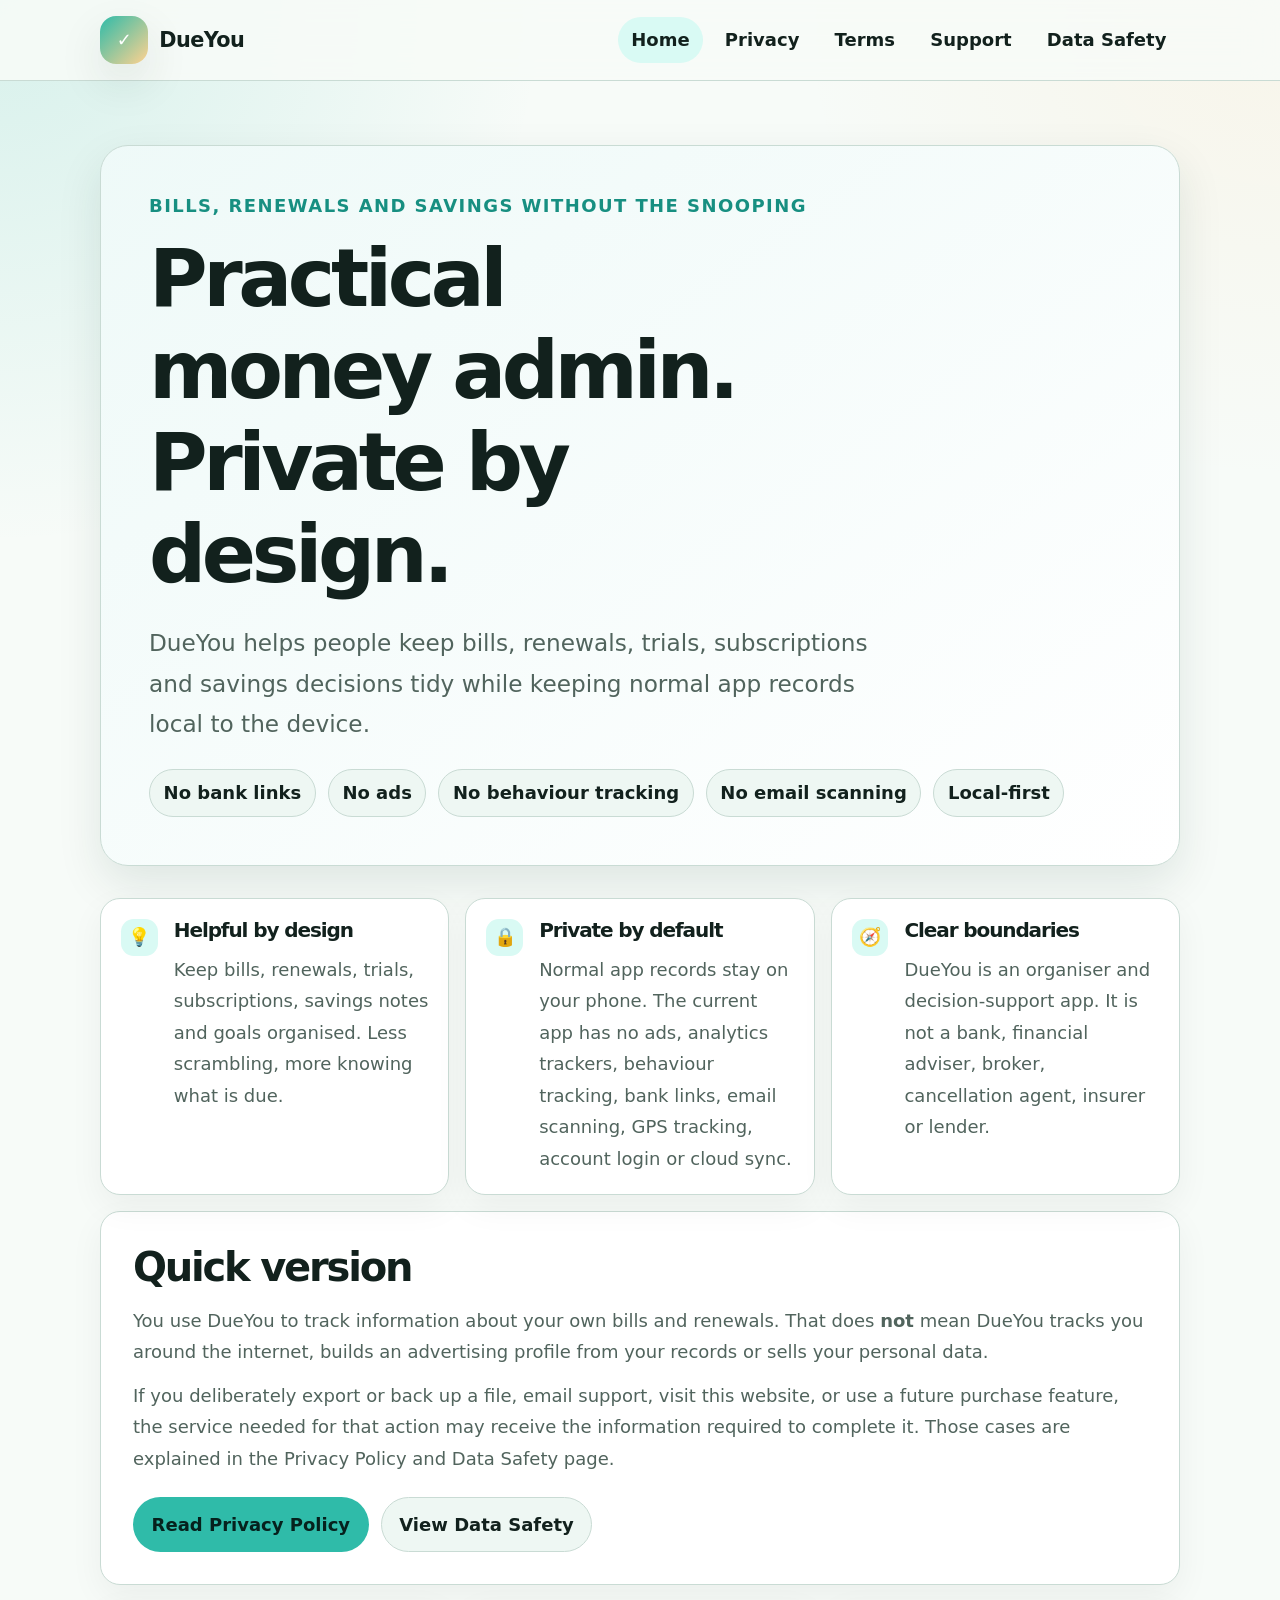
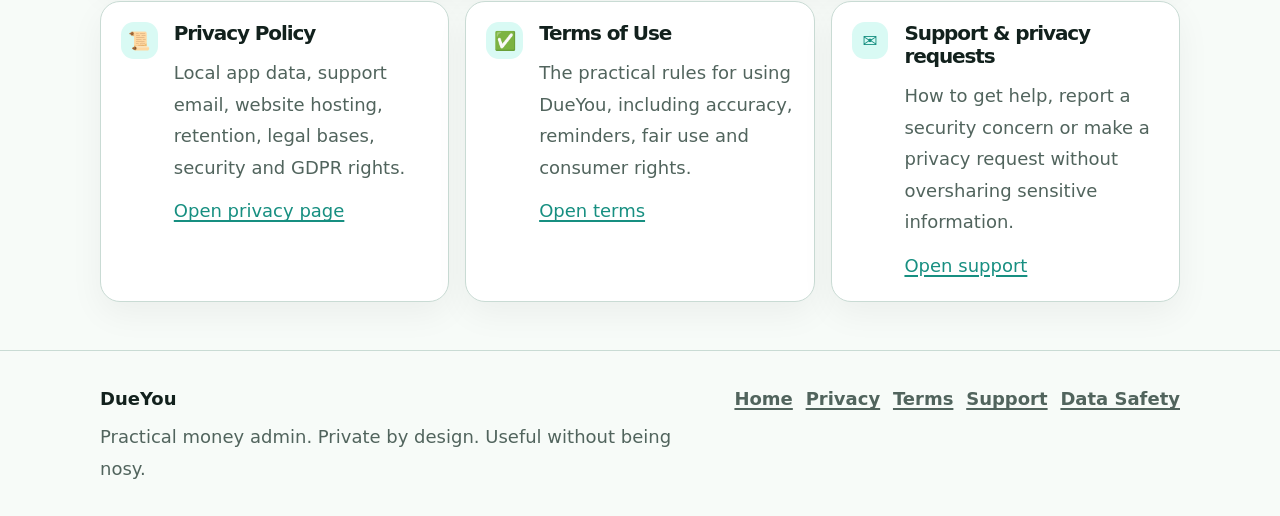
<file: index.html>
<!doctype html>
<html lang="en-IE">
<head>
  <meta charset="utf-8">
  <meta name="viewport" content="width=device-width, initial-scale=1">
  <meta name="color-scheme" content="light dark">
  <meta name="referrer" content="strict-origin-when-cross-origin">
  <title>Home | DueYou</title>
  <meta name="description" content="DueYou helps people keep bills, renewals, trials, subscriptions and savings decisions tidy with a local-first, privacy-conscious design.">
  <link rel="canonical" href="https://dueyouapp.github.io/dueyou-legal/">
  <link rel="stylesheet" href="styles.css">
</head>
<body>
  <a class="skip-link" href="#main">Skip to content</a>

  <header class="site-header">
    <div class="shell header-inner">
      <a class="brand" href="index.html" aria-label="DueYou home">
        <span class="brand-mark" aria-hidden="true">✓</span>
        <span class="brand-text">DueYou</span>
      </a>
      <nav class="site-nav" aria-label="Main navigation">
        <a class="nav-link active" href="index.html" aria-current="page">Home</a>
        <a class="nav-link" href="privacy.html">Privacy</a>
        <a class="nav-link" href="terms.html">Terms</a>
        <a class="nav-link" href="support.html">Support</a>
        <a class="nav-link" href="data-safety.html">Data Safety</a>
      </nav>
    </div>
  </header>

  <main id="main" class="shell">
    <section class="hero">
      <p class="kicker">Bills, renewals and savings without the snooping</p>
      <h1>Practical money admin. Private by design.</h1>
      <p class="lead">DueYou helps people keep bills, renewals, trials, subscriptions and savings decisions tidy while keeping normal app records local to the device.</p>
      <div class="badges" aria-label="Key points">
        <span class="badge">No bank links</span>
        <span class="badge">No ads</span>
        <span class="badge">No behaviour tracking</span>
        <span class="badge">No email scanning</span>
        <span class="badge">Local-first</span>
      </div>
    </section>

    <section class="section-grid">
      <article class="card">
        <div class="card-icon" aria-hidden="true">💡</div>
        <div>
          <h3>Helpful by design</h3>
          <p>Keep bills, renewals, trials, subscriptions, savings notes and goals organised. Less scrambling, more knowing what is due.</p>
        </div>
      </article>

      <article class="card">
        <div class="card-icon" aria-hidden="true">🔒</div>
        <div>
          <h3>Private by default</h3>
          <p>Normal app records stay on your phone. The current app has no ads, analytics trackers, behaviour tracking, bank links, email scanning, GPS tracking, account login or cloud sync.</p>
        </div>
      </article>

      <article class="card">
        <div class="card-icon" aria-hidden="true">🧭</div>
        <div>
          <h3>Clear boundaries</h3>
          <p>DueYou is an organiser and decision-support app. It is not a bank, financial adviser, broker, cancellation agent, insurer or lender.</p>
        </div>
      </article>
    </section>

    <section class="panel">
      <h2>Quick version</h2>
      <p>You use DueYou to track information about your own bills and renewals. That does <strong>not</strong> mean DueYou tracks you around the internet, builds an advertising profile from your records or sells your personal data.</p>
      <p>If you deliberately export or back up a file, email support, visit this website, or use a future purchase feature, the service needed for that action may receive the information required to complete it. Those cases are explained in the Privacy Policy and Data Safety page.</p>
      <div class="action-row">
        <a class="button primary" href="privacy.html">Read Privacy Policy</a>
        <a class="button secondary" href="data-safety.html">View Data Safety</a>
      </div>
    </section>

    <section class="section-grid">
      <article class="card">
        <div class="card-icon" aria-hidden="true">📜</div>
        <div>
          <h3>Privacy Policy</h3>
          <p>Local app data, support email, website hosting, retention, legal bases, security and GDPR rights.</p>
          <p><a href="privacy.html">Open privacy page</a></p>
        </div>
      </article>

      <article class="card">
        <div class="card-icon" aria-hidden="true">✅</div>
        <div>
          <h3>Terms of Use</h3>
          <p>The practical rules for using DueYou, including accuracy, reminders, fair use and consumer rights.</p>
          <p><a href="terms.html">Open terms</a></p>
        </div>
      </article>

      <article class="card">
        <div class="card-icon" aria-hidden="true">✉️</div>
        <div>
          <h3>Support & privacy requests</h3>
          <p>How to get help, report a security concern or make a privacy request without oversharing sensitive information.</p>
          <p><a href="support.html">Open support</a></p>
        </div>
      </article>
    </section>
  </main>

  <footer class="site-footer">
    <div class="shell footer-grid">
      <div>
        <strong>DueYou</strong>
        <p>Practical money admin. Private by design. Useful without being nosy.</p>
      </div>
      <div class="footer-links">
        <a href="index.html">Home</a><a href="privacy.html">Privacy</a><a href="terms.html">Terms</a><a href="support.html">Support</a><a href="data-safety.html">Data Safety</a>
      </div>
    </div>
  </footer>
</body>
</html>
</file>
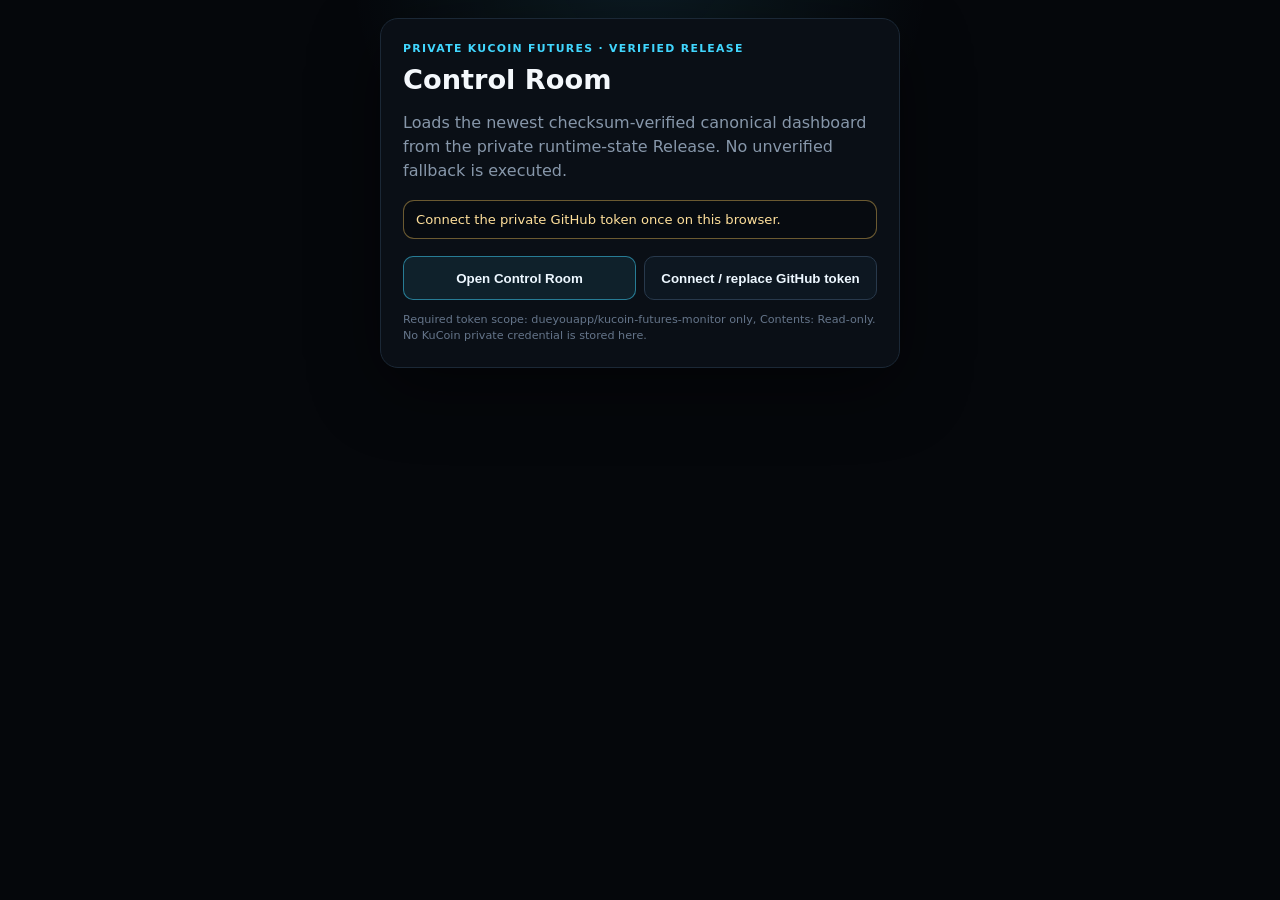
<file: kucoin-monitor/index.html>
<!doctype html>
<!-- KuCoin Futures private launcher · verified runtime-state loader -->
<html lang="en">
<head>
<meta charset="utf-8">
<meta name="viewport" content="width=device-width,initial-scale=1,viewport-fit=cover">
<meta name="color-scheme" content="dark">
<meta name="theme-color" content="#05070b">
<title>KuCoin Futures Control Room</title>
<style>
*{box-sizing:border-box}html,body{margin:0;min-height:100%;background:#05070b;color:#f4f8fc;font-family:Inter,system-ui,-apple-system,"Segoe UI",sans-serif}body{display:grid;place-items:center;padding:18px;background:radial-gradient(circle at 50% -10%,rgba(65,215,255,.1),transparent 38%),#05070b}.card{width:min(520px,100%);padding:22px;border:1px solid #1b2836;border-radius:18px;background:#0a0f16;box-shadow:0 20px 70px rgba(0,0,0,.45)}.eyebrow{margin:0 0 7px;color:#41d7ff;font-size:.68rem;font-weight:900;letter-spacing:.12em}h1{margin:0;font-size:1.7rem}p{color:#8797aa;line-height:1.5}.status{margin:17px 0;padding:11px 12px;border:1px solid #223243;border-radius:11px;background:#070b10;color:#b8c5d4;font-size:.82rem;overflow-wrap:anywhere}.status.good{border-color:rgba(39,231,162,.4);color:#a6f8d8}.status.bad{border-color:rgba(255,95,120,.42);color:#ffb3bf}.status.warn{border-color:rgba(246,200,95,.42);color:#ffe09b}.actions{display:flex;gap:8px}button{flex:1;min-height:44px;border:1px solid #28394c;border-radius:10px;background:#0d1721;color:#edf7ff;font-weight:850}.primary{border-color:rgba(65,215,255,.5);background:rgba(65,215,255,.09)}.fine{margin-bottom:0;font-size:.7rem;color:#65758a}@media(max-width:520px){body{padding:12px}.card{padding:18px}.actions{display:grid}}
</style>
</head>
<body>
<main class="card">
<p class="eyebrow">PRIVATE KUCOIN FUTURES · VERIFIED RELEASE</p>
<h1>Control Room</h1>
<p>Loads the newest checksum-verified canonical dashboard from the private runtime-state Release. No unverified fallback is executed.</p>
<div id="status" class="status">Checking verified runtime state…</div>
<div class="actions">
<button id="open" class="primary" type="button">Open Control Room</button>
<button id="connect" type="button">Connect / replace GitHub token</button>
</div>
<p class="fine">Required token scope: dueyouapp/kucoin-futures-monitor only, Contents: Read-only. No KuCoin private credential is stored here.</p>
</main>
<script src="launcher-core.js?v=20260821-browser-transport-v1"></script>
<script>
(()=>{'use strict';
const TOKEN_KEY='kucoin-monitor-github-read-token-v1';
const status=document.getElementById('status'),openButton=document.getElementById('open'),connectButton=document.getElementById('connect');
const core=window.KucoinLauncherCore;
let busy=false;
const setStatus=(text,tone='')=>{status.textContent=text;status.className='status'+(tone?' '+tone:'')};
const getToken=()=>{try{return localStorage.getItem(TOKEN_KEY)||''}catch(_){return''}};
const saveToken=value=>{try{localStorage.setItem(TOKEN_KEY,value);return true}catch(_){return false}};
const clearToken=()=>{try{localStorage.removeItem(TOKEN_KEY)}catch(_){}};
function fail(error){if(error&&error.authFailure)clearToken();setStatus(error&&error.message?error.message:'Unable to load the verified Control Room.','bad')}
async function loadDashboard(override=''){
  if(busy)return;
  busy=true;openButton.disabled=connectButton.disabled=true;
  try{
    if(!core)throw new Error('Launcher verification core failed to load.');
    const key=String(override||getToken()).trim();
    if(!key){setStatus('Connect the private GitHub token once on this browser.','warn');return}
    setStatus('Verifying runtime-state Release manifest and dashboard SHA-256…');
    const verified=await core.loadVerifiedDashboard({token:key});
    setStatus('Verified dashboard loaded. Opening…','good');
    history.replaceState(null,'','#control-room');
    document.open();document.write(verified.html);document.close();
  }catch(error){fail(error)}finally{busy=false;openButton.disabled=connectButton.disabled=false}
}
async function connectToken(){
  const value=prompt('Paste the fine-grained GitHub token for dueyouapp/kucoin-futures-monitor with Contents: Read-only permission.');
  if(!value)return;
  const key=value.trim();if(!key)return;
  try{
    setStatus('Verifying read-only repository access and runtime-state Release…');
    await core.loadVerifiedDashboard({token:key});
    if(!saveToken(key))throw new Error('This browser refused to save the token.');
    await loadDashboard(key);
  }catch(error){fail(error)}
}
openButton.addEventListener('click',()=>loadDashboard());connectButton.addEventListener('click',connectToken);
if(getToken())loadDashboard();else setStatus('Connect the private GitHub token once on this browser.','warn');
})();
</script>
</body>
</html>
</file>
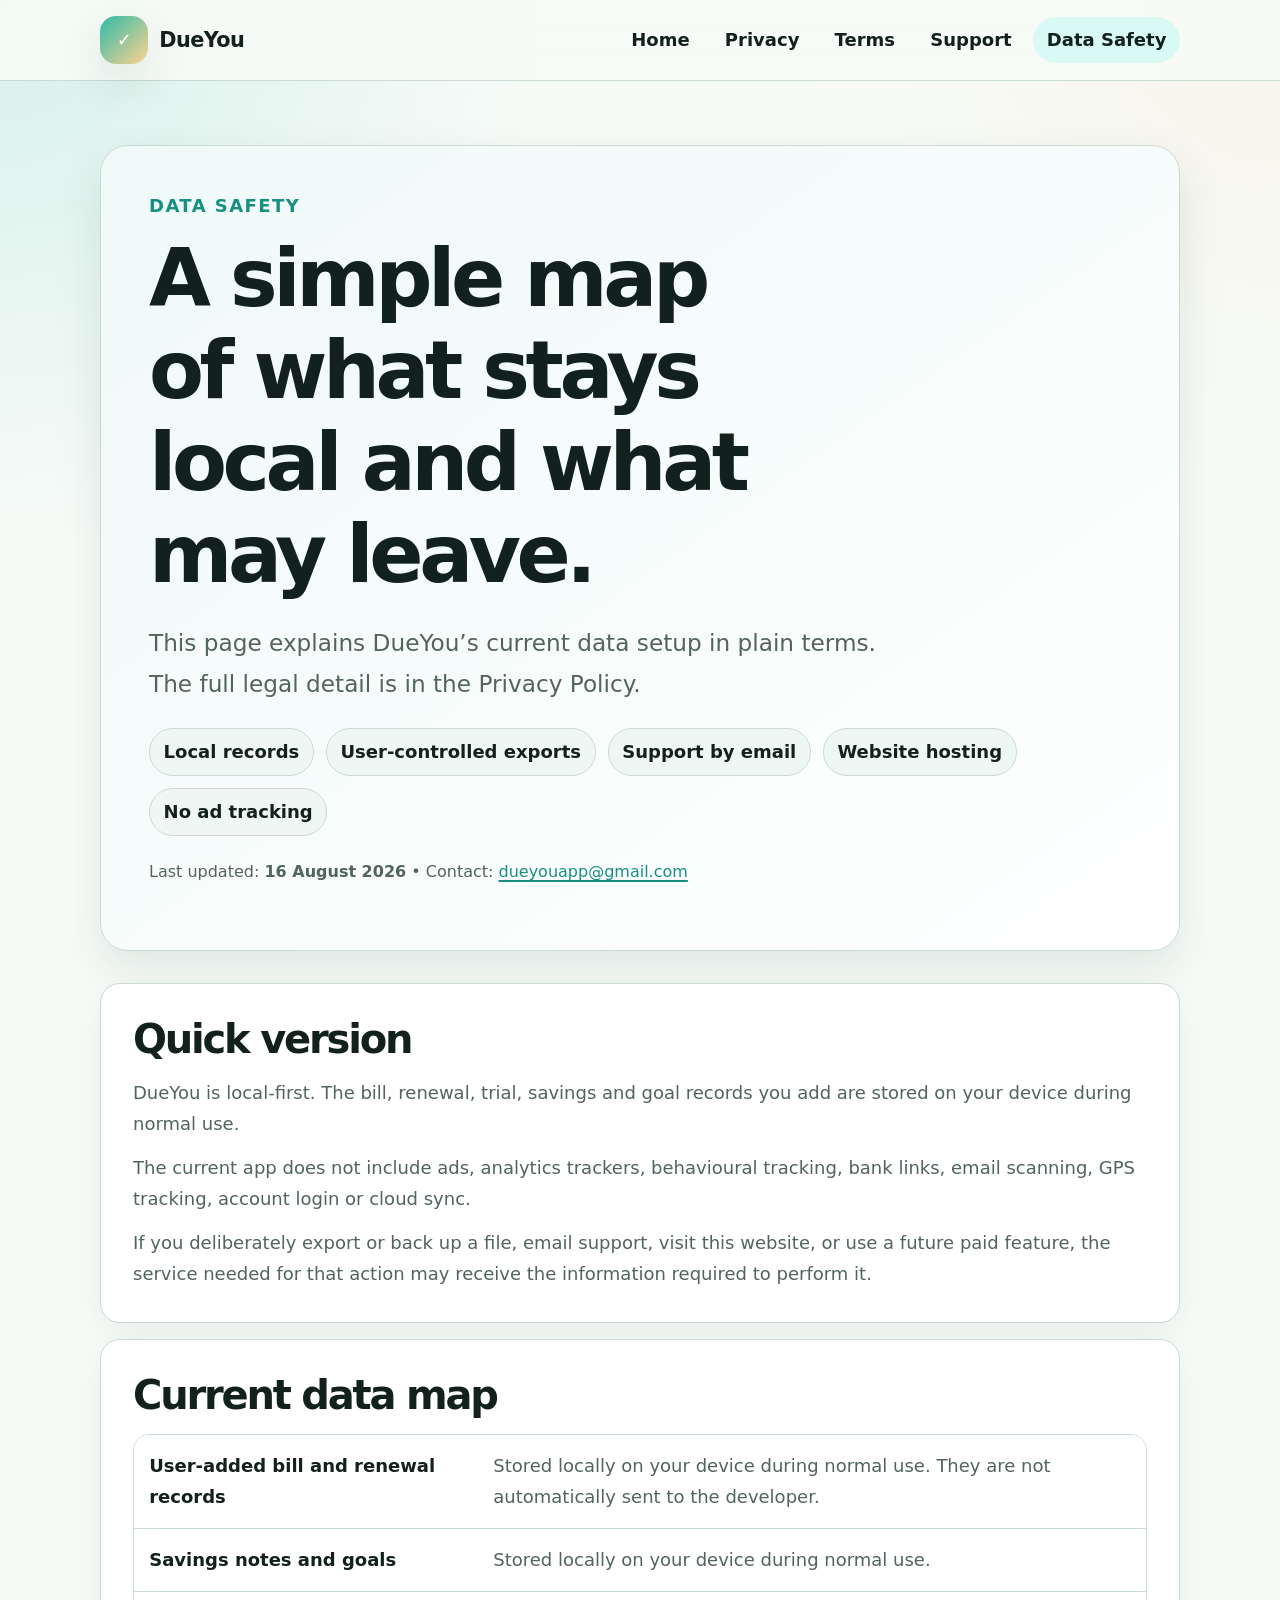
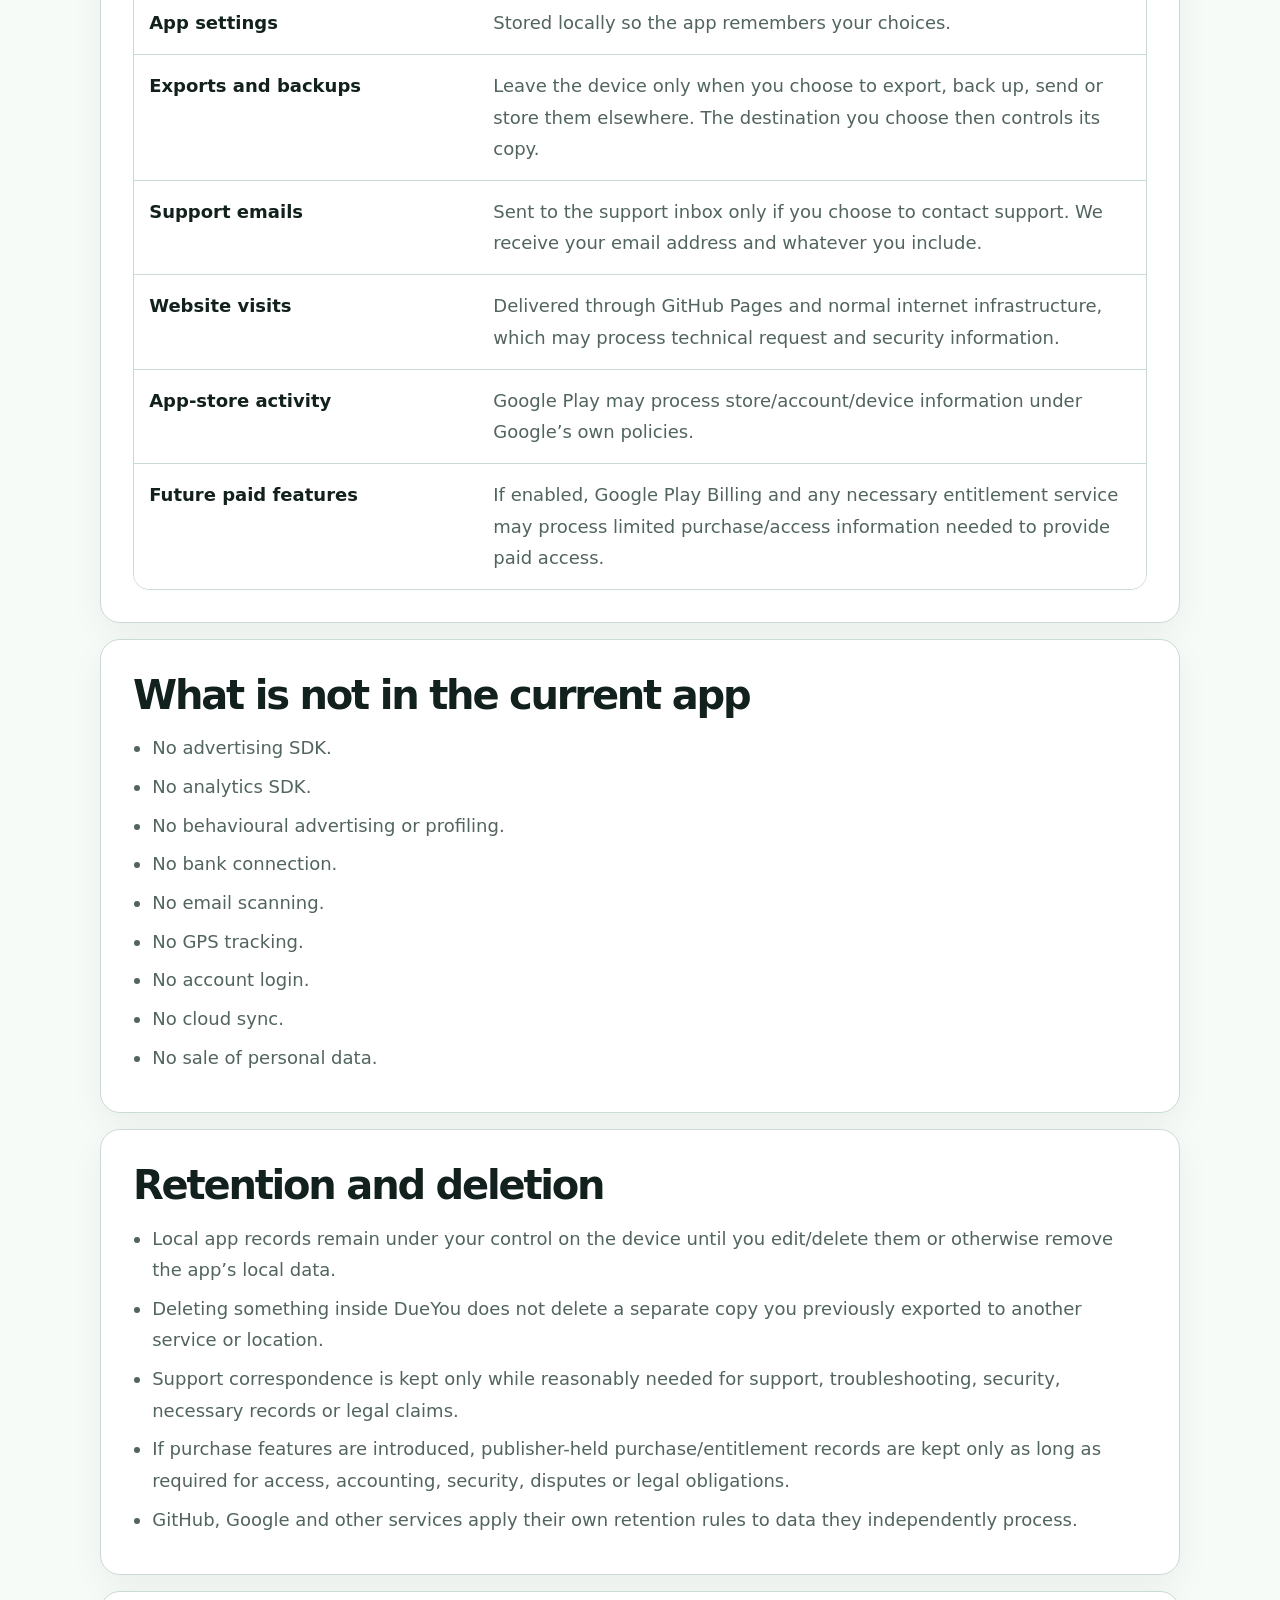
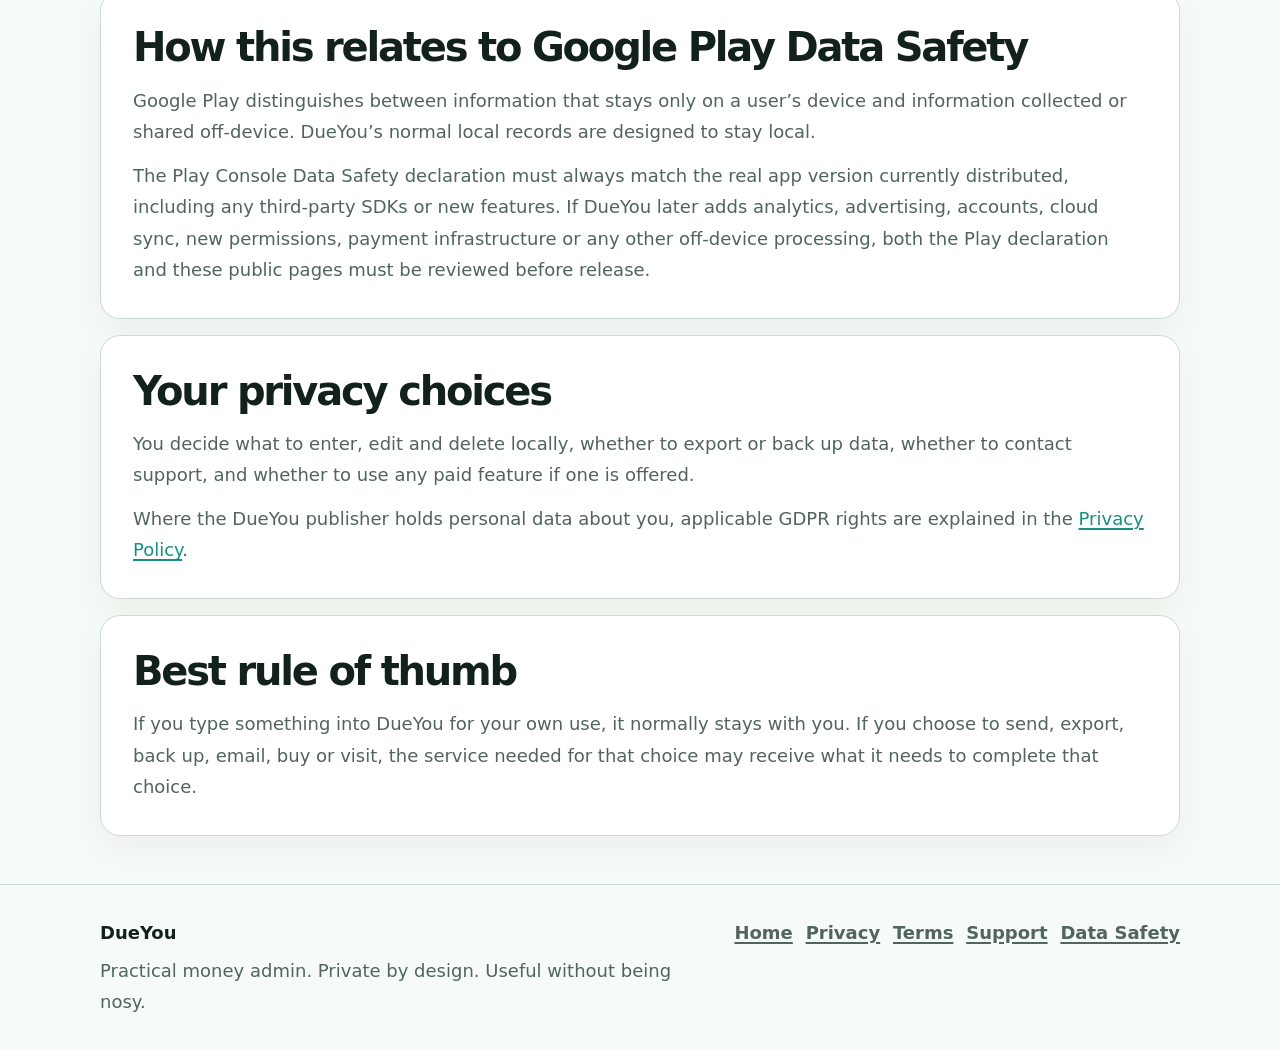
<file: data-safety.html>
<!doctype html>
<html lang="en-IE">
<head>
  <meta charset="utf-8">
  <meta name="viewport" content="width=device-width, initial-scale=1">
  <meta name="color-scheme" content="light dark">
  <meta name="referrer" content="strict-origin-when-cross-origin">
  <title>Data Safety | DueYou</title>
  <meta name="description" content="Plain-language data-safety map for DueYou: Bills & Renewals, including local records, exports, support, website hosting and future purchase features.">
  <link rel="canonical" href="https://dueyouapp.github.io/dueyou-legal/data-safety.html">
  <link rel="stylesheet" href="styles.css">
</head>
<body>
  <a class="skip-link" href="#main">Skip to content</a>

  <header class="site-header">
    <div class="shell header-inner">
      <a class="brand" href="index.html" aria-label="DueYou home">
        <span class="brand-mark" aria-hidden="true">✓</span>
        <span class="brand-text">DueYou</span>
      </a>
      <nav class="site-nav" aria-label="Main navigation">
        <a class="nav-link" href="index.html">Home</a>
        <a class="nav-link" href="privacy.html">Privacy</a>
        <a class="nav-link" href="terms.html">Terms</a>
        <a class="nav-link" href="support.html">Support</a>
        <a class="nav-link active" href="data-safety.html" aria-current="page">Data Safety</a>
      </nav>
    </div>
  </header>

  <main id="main" class="shell">
    <section class="hero">
      <p class="kicker">Data Safety</p>
      <h1>A simple map of what stays local and what may leave.</h1>
      <p class="lead">This page explains DueYou’s current data setup in plain terms. The full legal detail is in the Privacy Policy.</p>
      <div class="badges" aria-label="Key points">
        <span class="badge">Local records</span>
        <span class="badge">User-controlled exports</span>
        <span class="badge">Support by email</span>
        <span class="badge">Website hosting</span>
        <span class="badge">No ad tracking</span>
      </div>
      <p class="meta">Last updated: <strong>16 August 2026</strong> <span aria-hidden="true">•</span> Contact: <a href="mailto:dueyouapp@gmail.com">dueyouapp@gmail.com</a></p>
    </section>

    <section class="panel">
      <h2>Quick version</h2>
      <p>DueYou is local-first. The bill, renewal, trial, savings and goal records you add are stored on your device during normal use.</p>
      <p>The current app does not include ads, analytics trackers, behavioural tracking, bank links, email scanning, GPS tracking, account login or cloud sync.</p>
      <p>If you deliberately export or back up a file, email support, visit this website, or use a future paid feature, the service needed for that action may receive the information required to perform it.</p>
    </section>

    <section class="panel">
      <h2>Current data map</h2>
      <div class="table-wrap"><table>
        <tr><th>User-added bill and renewal records</th><td>Stored locally on your device during normal use. They are not automatically sent to the developer.</td></tr>
        <tr><th>Savings notes and goals</th><td>Stored locally on your device during normal use.</td></tr>
        <tr><th>App settings</th><td>Stored locally so the app remembers your choices.</td></tr>
        <tr><th>Exports and backups</th><td>Leave the device only when you choose to export, back up, send or store them elsewhere. The destination you choose then controls its copy.</td></tr>
        <tr><th>Support emails</th><td>Sent to the support inbox only if you choose to contact support. We receive your email address and whatever you include.</td></tr>
        <tr><th>Website visits</th><td>Delivered through GitHub Pages and normal internet infrastructure, which may process technical request and security information.</td></tr>
        <tr><th>App-store activity</th><td>Google Play may process store/account/device information under Google’s own policies.</td></tr>
        <tr><th>Future paid features</th><td>If enabled, Google Play Billing and any necessary entitlement service may process limited purchase/access information needed to provide paid access.</td></tr>
      </table></div>
    </section>

    <section class="panel">
      <h2>What is not in the current app</h2>
      <ul class="check-list">
        <li>No advertising SDK.</li>
        <li>No analytics SDK.</li>
        <li>No behavioural advertising or profiling.</li>
        <li>No bank connection.</li>
        <li>No email scanning.</li>
        <li>No GPS tracking.</li>
        <li>No account login.</li>
        <li>No cloud sync.</li>
        <li>No sale of personal data.</li>
      </ul>
    </section>

    <section class="panel">
      <h2>Retention and deletion</h2>
      <ul class="check-list">
        <li>Local app records remain under your control on the device until you edit/delete them or otherwise remove the app’s local data.</li>
        <li>Deleting something inside DueYou does not delete a separate copy you previously exported to another service or location.</li>
        <li>Support correspondence is kept only while reasonably needed for support, troubleshooting, security, necessary records or legal claims.</li>
        <li>If purchase features are introduced, publisher-held purchase/entitlement records are kept only as long as required for access, accounting, security, disputes or legal obligations.</li>
        <li>GitHub, Google and other services apply their own retention rules to data they independently process.</li>
      </ul>
    </section>

    <section class="panel">
      <h2>How this relates to Google Play Data Safety</h2>
      <p>Google Play distinguishes between information that stays only on a user’s device and information collected or shared off-device. DueYou’s normal local records are designed to stay local.</p>
      <p>The Play Console Data Safety declaration must always match the real app version currently distributed, including any third-party SDKs or new features. If DueYou later adds analytics, advertising, accounts, cloud sync, new permissions, payment infrastructure or any other off-device processing, both the Play declaration and these public pages must be reviewed before release.</p>
    </section>

    <section class="panel">
      <h2>Your privacy choices</h2>
      <p>You decide what to enter, edit and delete locally, whether to export or back up data, whether to contact support, and whether to use any paid feature if one is offered.</p>
      <p>Where the DueYou publisher holds personal data about you, applicable GDPR rights are explained in the <a href="privacy.html">Privacy Policy</a>.</p>
    </section>

    <section class="panel">
      <h2>Best rule of thumb</h2>
      <p>If you type something into DueYou for your own use, it normally stays with you. If you choose to send, export, back up, email, buy or visit, the service needed for that choice may receive what it needs to complete that choice.</p>
    </section>

  </main>

  <footer class="site-footer">
    <div class="shell footer-grid">
      <div>
        <strong>DueYou</strong>
        <p>Practical money admin. Private by design. Useful without being nosy.</p>
      </div>
      <div class="footer-links">
        <a href="index.html">Home</a><a href="privacy.html">Privacy</a><a href="terms.html">Terms</a><a href="support.html">Support</a><a href="data-safety.html">Data Safety</a>
      </div>
    </div>
  </footer>
</body>
</html>
</file>
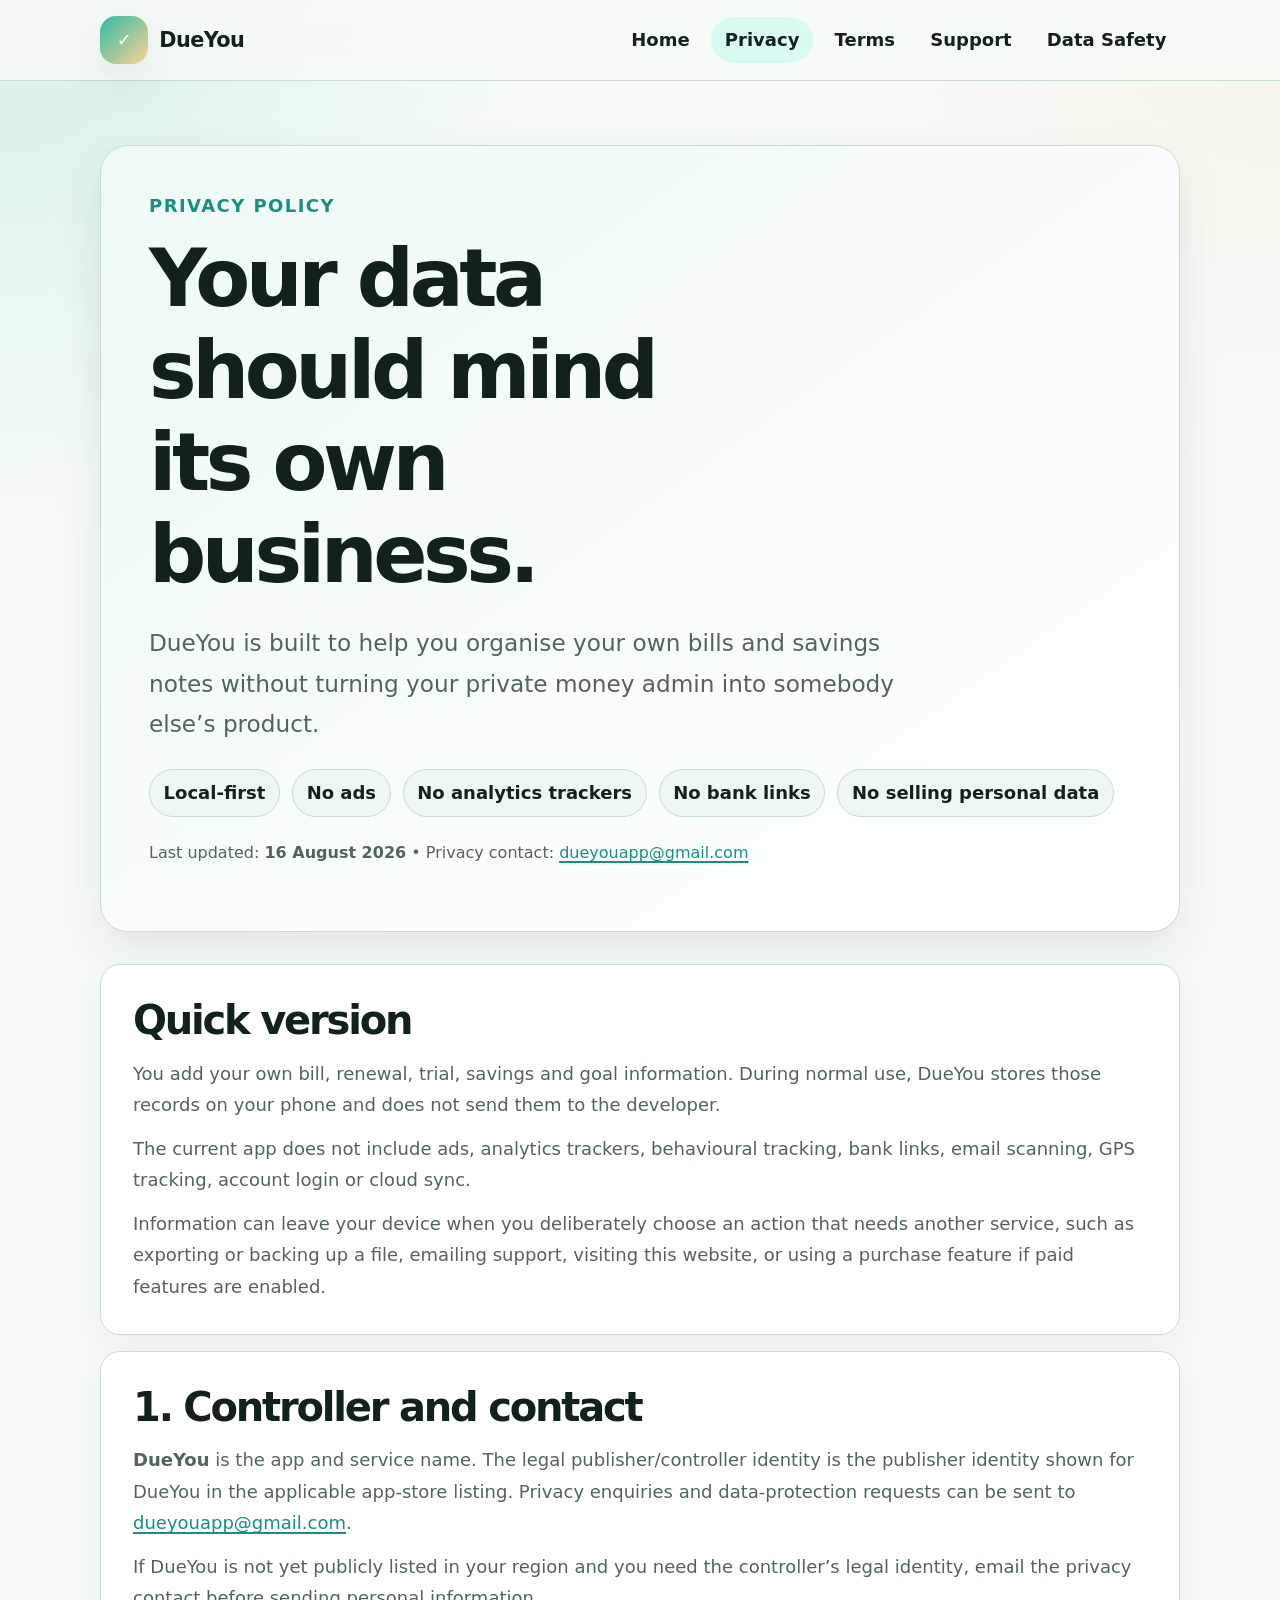
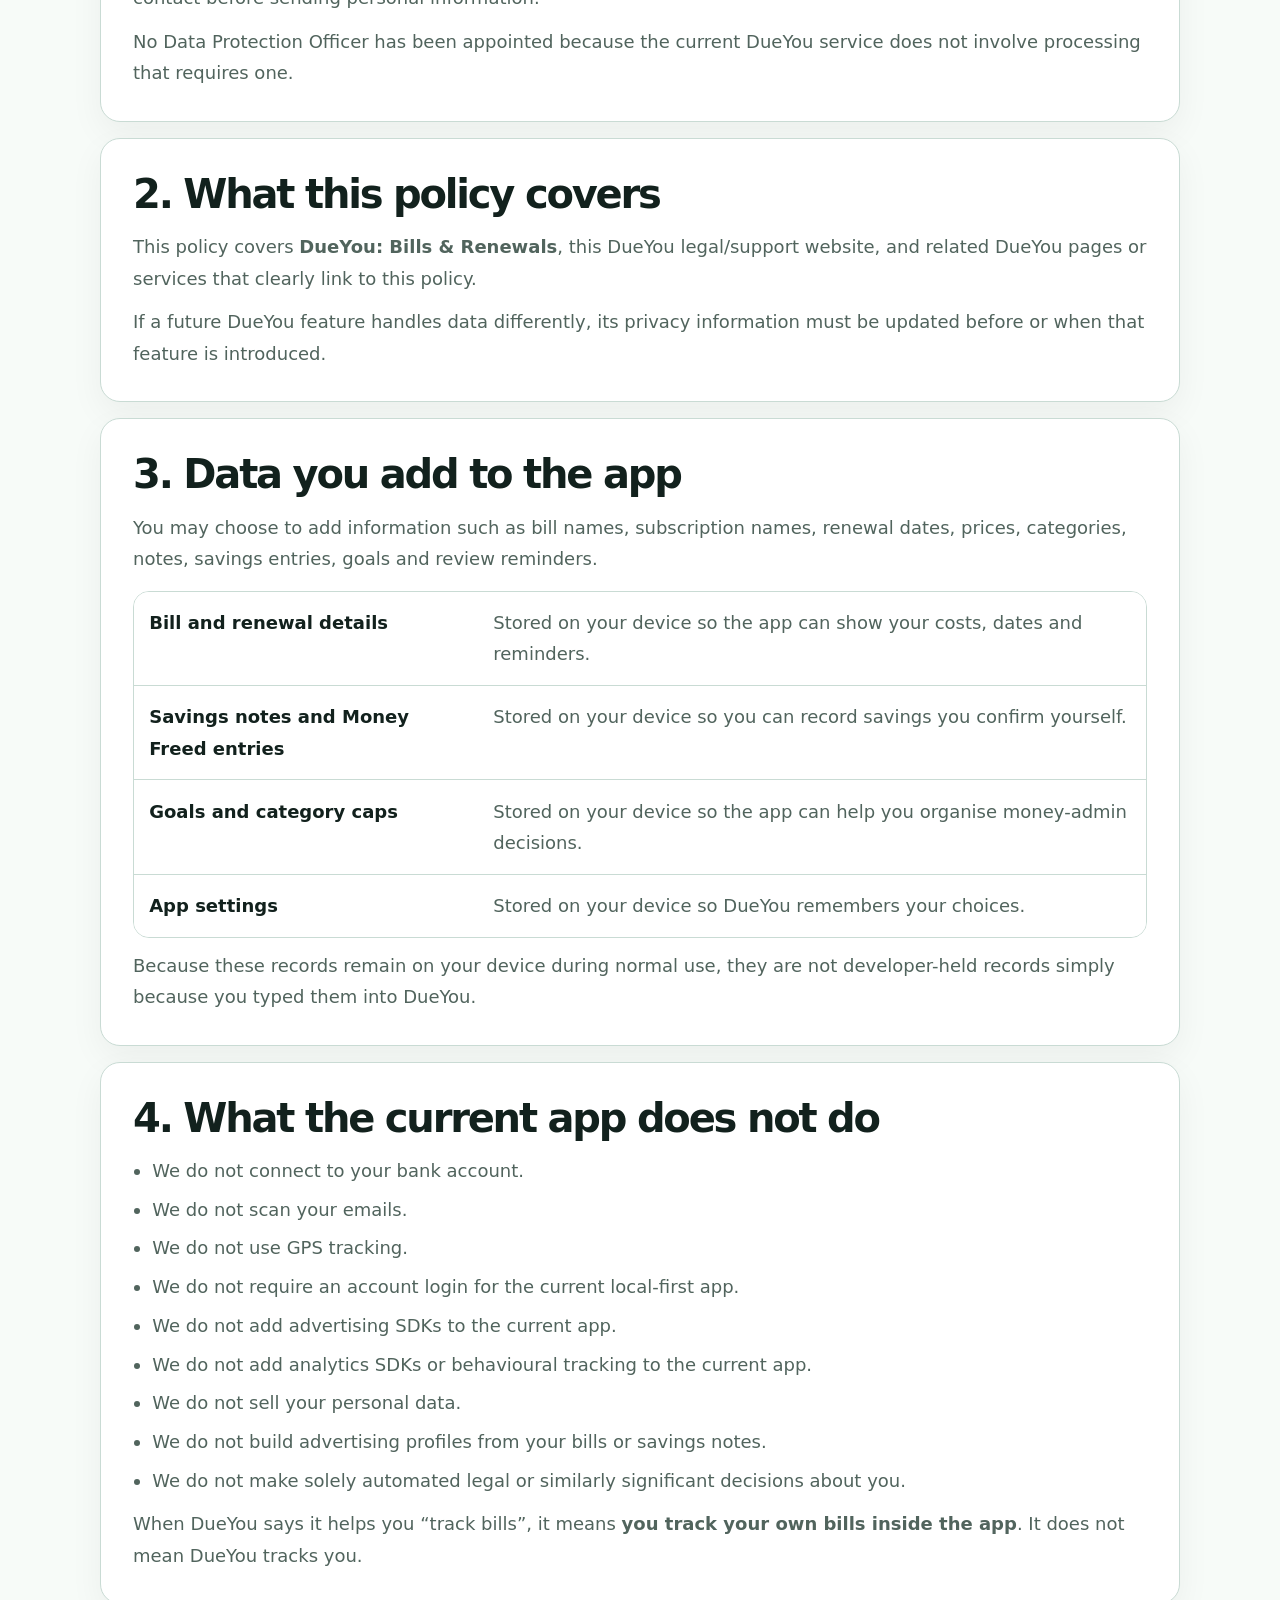
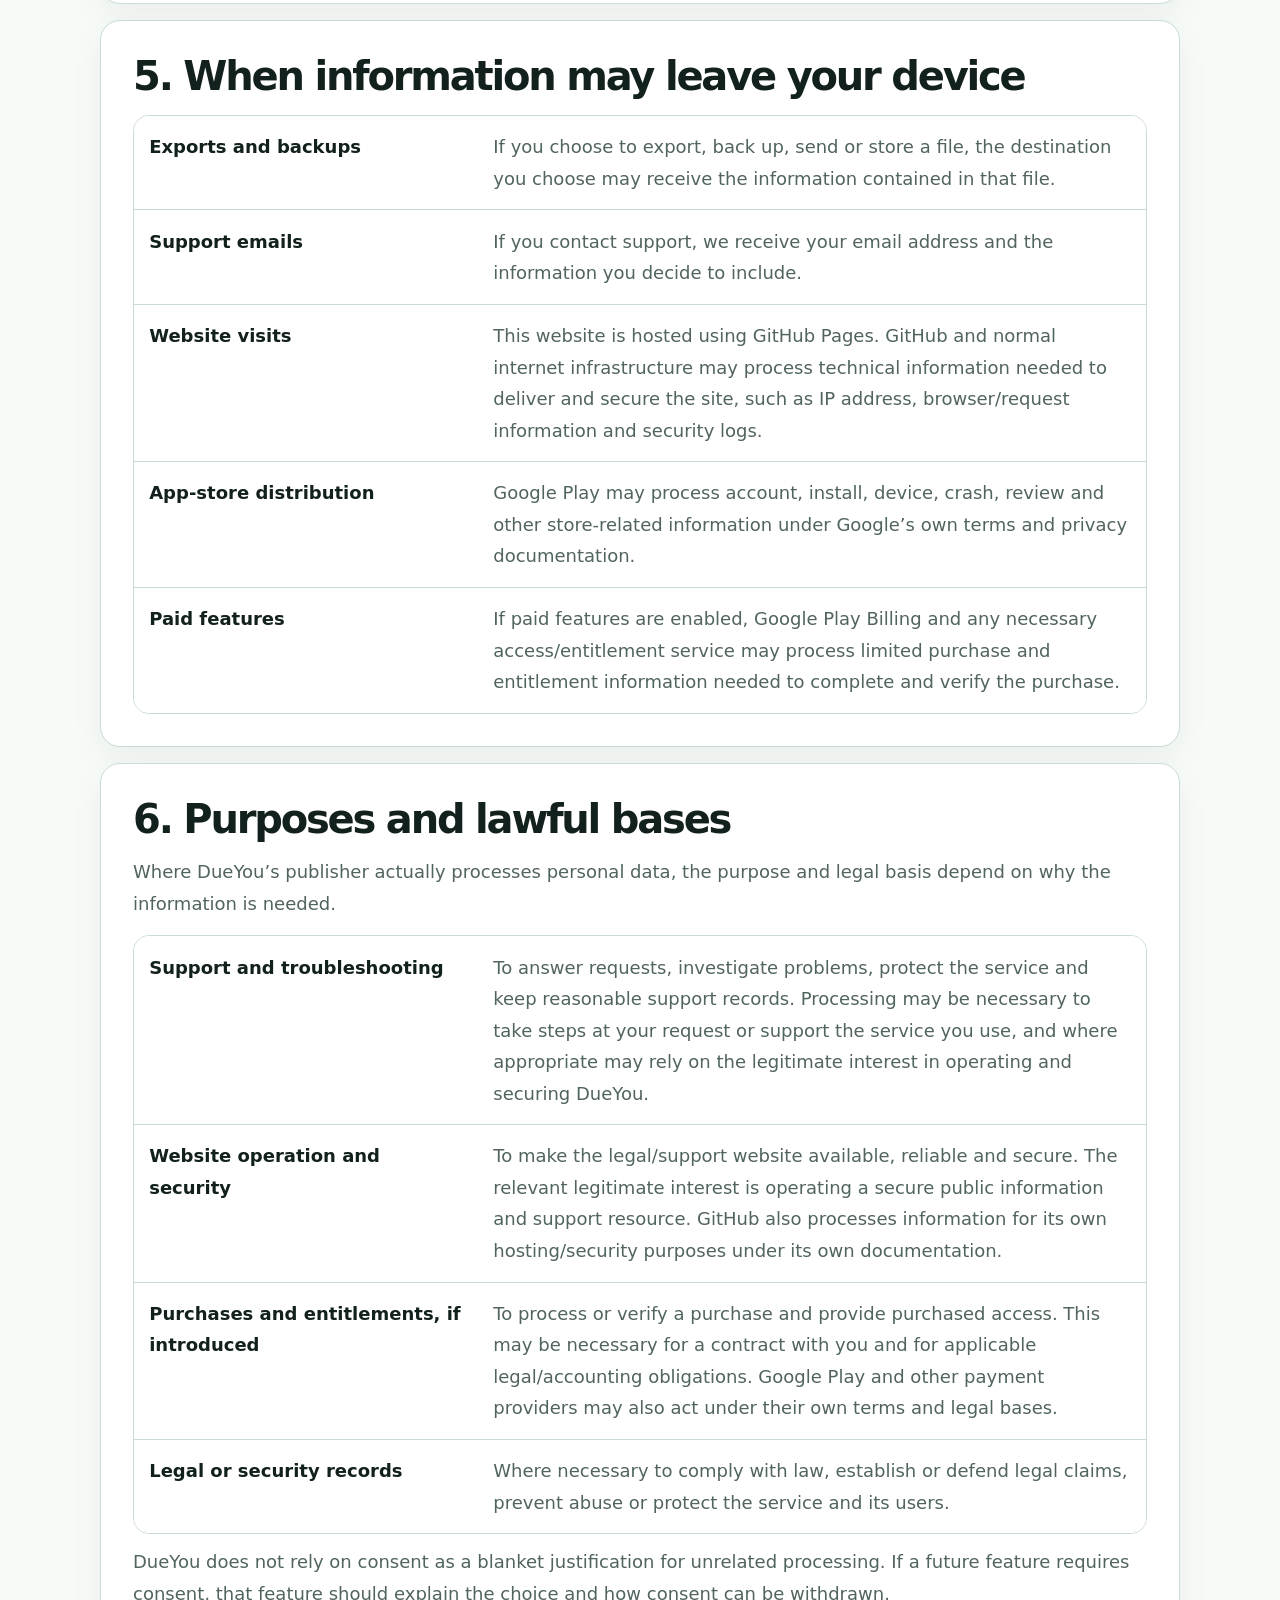
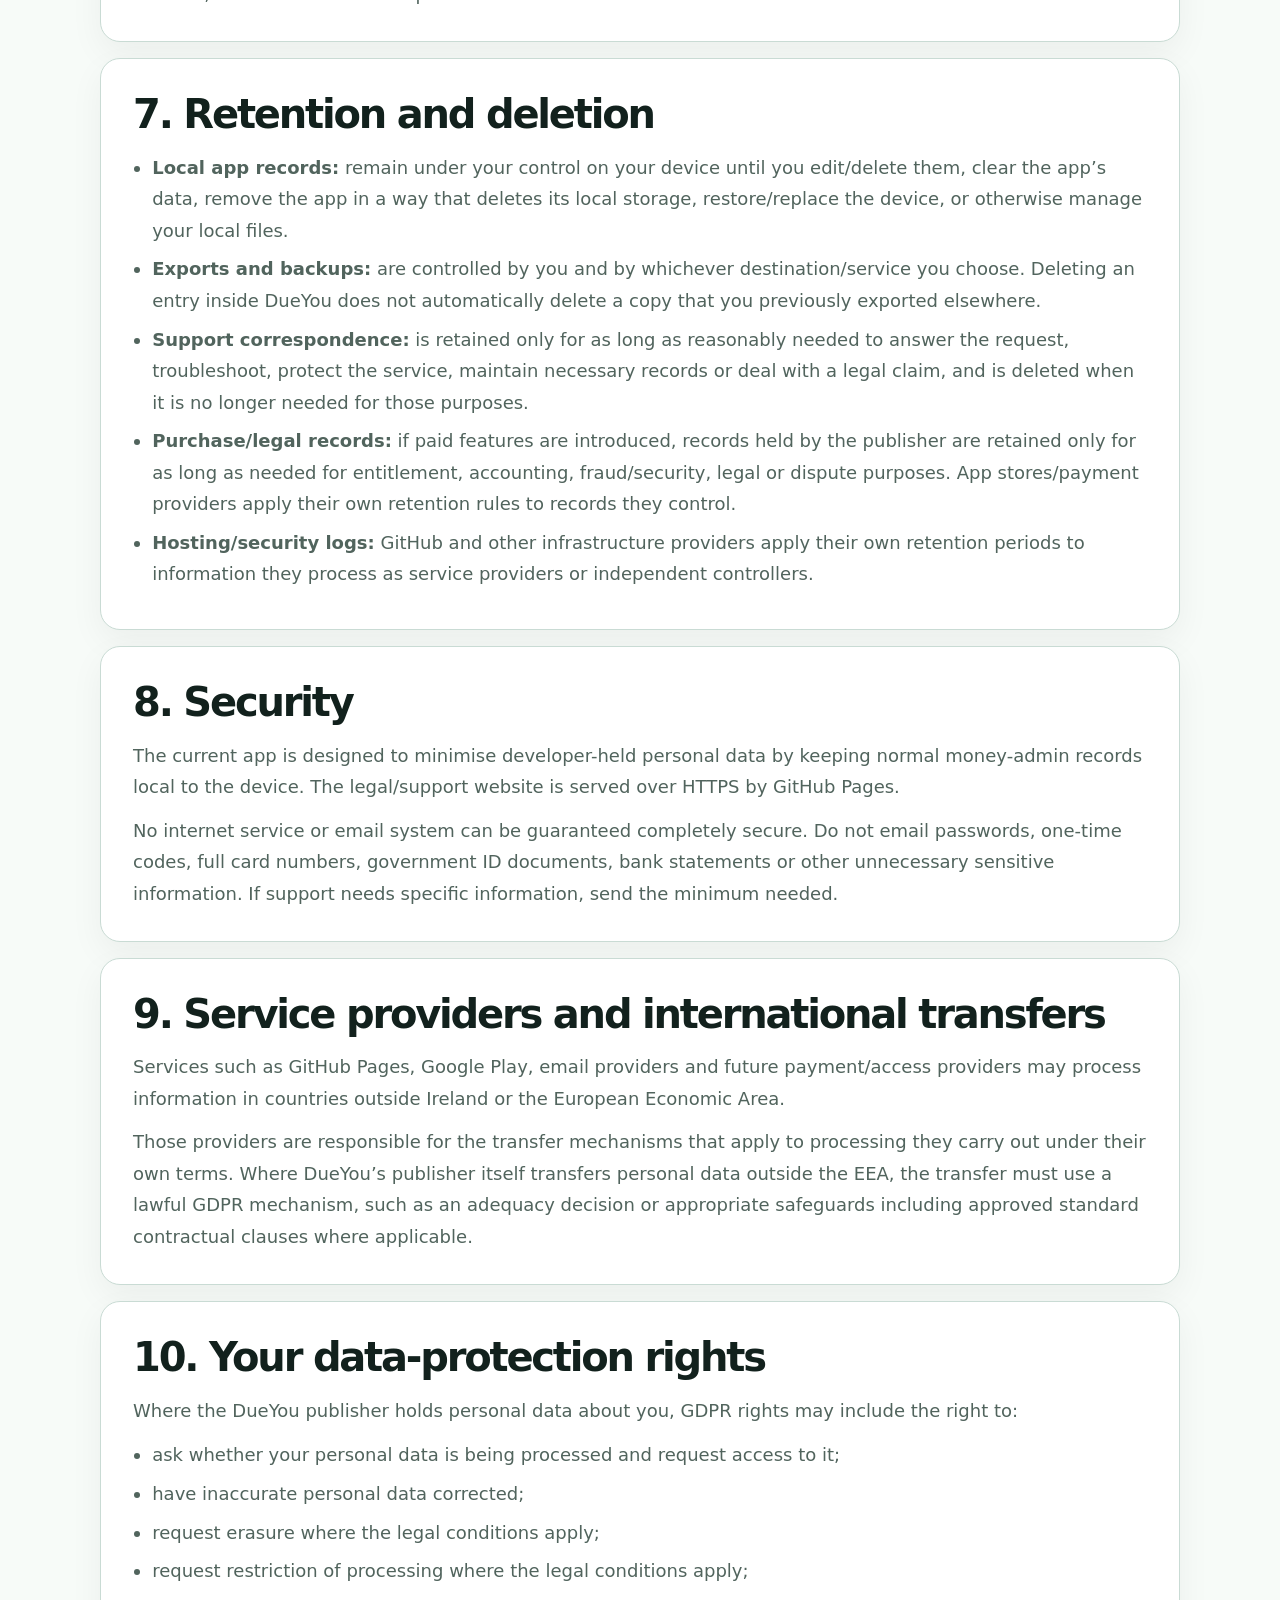
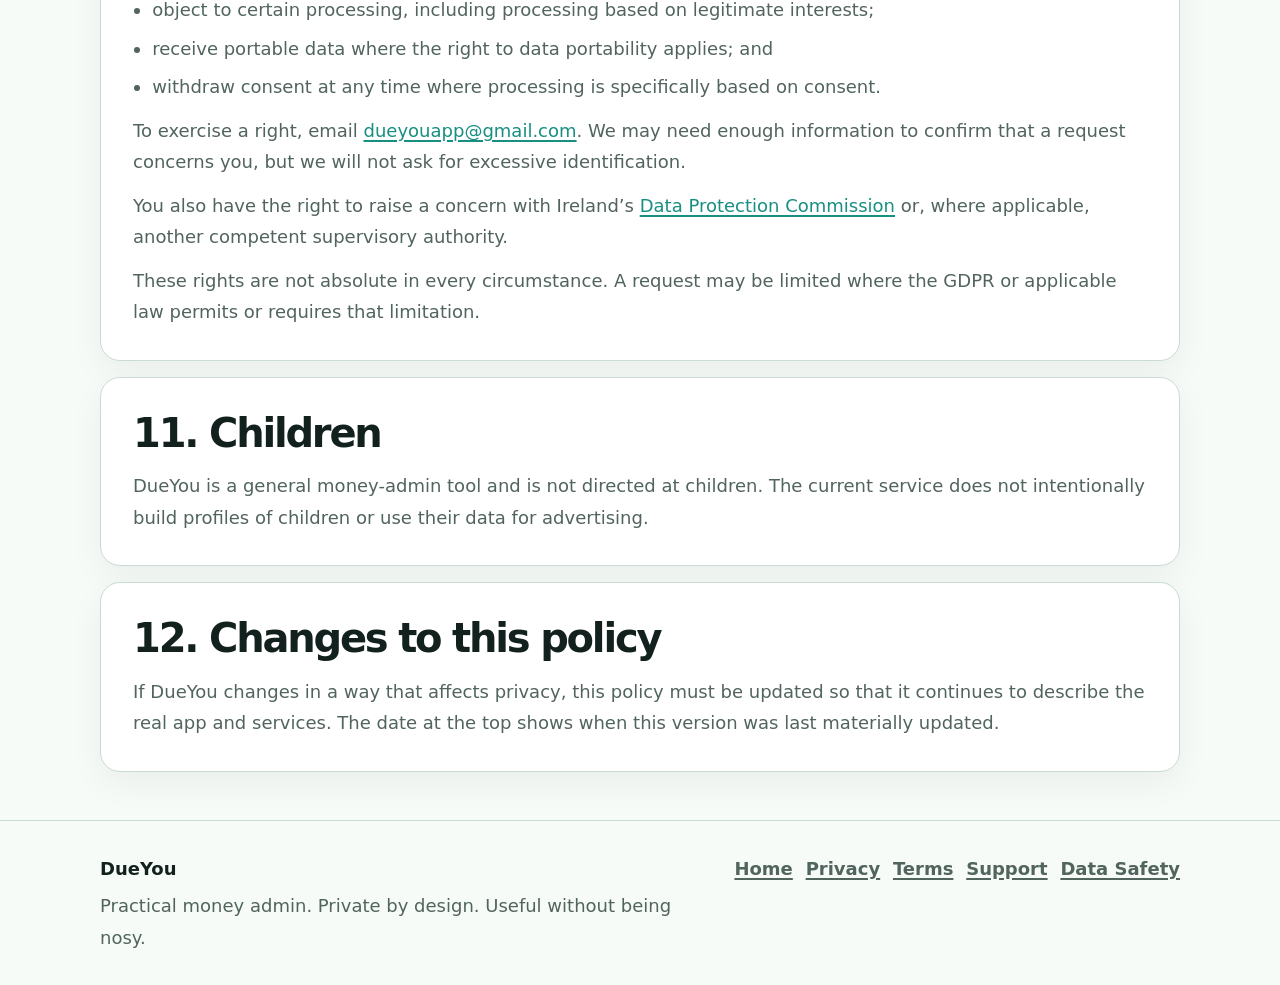
<file: privacy.html>
<!doctype html>
<html lang="en-IE">
<head>
  <meta charset="utf-8">
  <meta name="viewport" content="width=device-width, initial-scale=1">
  <meta name="color-scheme" content="light dark">
  <meta name="referrer" content="strict-origin-when-cross-origin">
  <title>Privacy Policy | DueYou</title>
  <meta name="description" content="Privacy Policy for DueYou: Bills & Renewals, including local-first app data, support, website hosting, retention, legal bases and GDPR rights.">
  <link rel="canonical" href="https://dueyouapp.github.io/dueyou-legal/privacy.html">
  <link rel="stylesheet" href="styles.css">
</head>
<body>
  <a class="skip-link" href="#main">Skip to content</a>

  <header class="site-header">
    <div class="shell header-inner">
      <a class="brand" href="index.html" aria-label="DueYou home">
        <span class="brand-mark" aria-hidden="true">✓</span>
        <span class="brand-text">DueYou</span>
      </a>
      <nav class="site-nav" aria-label="Main navigation">
        <a class="nav-link" href="index.html">Home</a>
        <a class="nav-link active" href="privacy.html" aria-current="page">Privacy</a>
        <a class="nav-link" href="terms.html">Terms</a>
        <a class="nav-link" href="support.html">Support</a>
        <a class="nav-link" href="data-safety.html">Data Safety</a>
      </nav>
    </div>
  </header>

  <main id="main" class="shell">
    <section class="hero">
      <p class="kicker">Privacy Policy</p>
      <h1>Your data should mind its own business.</h1>
      <p class="lead">DueYou is built to help you organise your own bills and savings notes without turning your private money admin into somebody else’s product.</p>
      <div class="badges" aria-label="Key points">
        <span class="badge">Local-first</span>
        <span class="badge">No ads</span>
        <span class="badge">No analytics trackers</span>
        <span class="badge">No bank links</span>
        <span class="badge">No selling personal data</span>
      </div>
      <p class="meta">Last updated: <strong>16 August 2026</strong> <span aria-hidden="true">•</span> Privacy contact: <a href="mailto:dueyouapp@gmail.com">dueyouapp@gmail.com</a></p>
    </section>

    <section class="panel">
      <h2>Quick version</h2>
      <p>You add your own bill, renewal, trial, savings and goal information. During normal use, DueYou stores those records on your phone and does not send them to the developer.</p>
      <p>The current app does not include ads, analytics trackers, behavioural tracking, bank links, email scanning, GPS tracking, account login or cloud sync.</p>
      <p>Information can leave your device when you deliberately choose an action that needs another service, such as exporting or backing up a file, emailing support, visiting this website, or using a purchase feature if paid features are enabled.</p>
    </section>

    <section class="panel">
      <h2>1. Controller and contact</h2>
      <p><strong>DueYou</strong> is the app and service name. The legal publisher/controller identity is the publisher identity shown for DueYou in the applicable app-store listing. Privacy enquiries and data-protection requests can be sent to <a href="mailto:dueyouapp@gmail.com">dueyouapp@gmail.com</a>.</p>
      <p>If DueYou is not yet publicly listed in your region and you need the controller’s legal identity, email the privacy contact before sending personal information.</p>
      <p>No Data Protection Officer has been appointed because the current DueYou service does not involve processing that requires one.</p>
    </section>

    <section class="panel">
      <h2>2. What this policy covers</h2>
      <p>This policy covers <strong>DueYou: Bills & Renewals</strong>, this DueYou legal/support website, and related DueYou pages or services that clearly link to this policy.</p>
      <p>If a future DueYou feature handles data differently, its privacy information must be updated before or when that feature is introduced.</p>
    </section>

    <section class="panel">
      <h2>3. Data you add to the app</h2>
      <p>You may choose to add information such as bill names, subscription names, renewal dates, prices, categories, notes, savings entries, goals and review reminders.</p>
      <div class="table-wrap"><table>
        <tr><th>Bill and renewal details</th><td>Stored on your device so the app can show your costs, dates and reminders.</td></tr>
        <tr><th>Savings notes and Money Freed entries</th><td>Stored on your device so you can record savings you confirm yourself.</td></tr>
        <tr><th>Goals and category caps</th><td>Stored on your device so the app can help you organise money-admin decisions.</td></tr>
        <tr><th>App settings</th><td>Stored on your device so DueYou remembers your choices.</td></tr>
      </table></div>
      <p>Because these records remain on your device during normal use, they are not developer-held records simply because you typed them into DueYou.</p>
    </section>

    <section class="panel">
      <h2>4. What the current app does not do</h2>
      <ul class="check-list">
        <li>We do not connect to your bank account.</li>
        <li>We do not scan your emails.</li>
        <li>We do not use GPS tracking.</li>
        <li>We do not require an account login for the current local-first app.</li>
        <li>We do not add advertising SDKs to the current app.</li>
        <li>We do not add analytics SDKs or behavioural tracking to the current app.</li>
        <li>We do not sell your personal data.</li>
        <li>We do not build advertising profiles from your bills or savings notes.</li>
        <li>We do not make solely automated legal or similarly significant decisions about you.</li>
      </ul>
      <p>When DueYou says it helps you “track bills”, it means <strong>you track your own bills inside the app</strong>. It does not mean DueYou tracks you.</p>
    </section>

    <section class="panel">
      <h2>5. When information may leave your device</h2>
      <div class="table-wrap"><table>
        <tr><th>Exports and backups</th><td>If you choose to export, back up, send or store a file, the destination you choose may receive the information contained in that file.</td></tr>
        <tr><th>Support emails</th><td>If you contact support, we receive your email address and the information you decide to include.</td></tr>
        <tr><th>Website visits</th><td>This website is hosted using GitHub Pages. GitHub and normal internet infrastructure may process technical information needed to deliver and secure the site, such as IP address, browser/request information and security logs.</td></tr>
        <tr><th>App-store distribution</th><td>Google Play may process account, install, device, crash, review and other store-related information under Google’s own terms and privacy documentation.</td></tr>
        <tr><th>Paid features</th><td>If paid features are enabled, Google Play Billing and any necessary access/entitlement service may process limited purchase and entitlement information needed to complete and verify the purchase.</td></tr>
      </table></div>
    </section>

    <section class="panel">
      <h2>6. Purposes and lawful bases</h2>
      <p>Where DueYou’s publisher actually processes personal data, the purpose and legal basis depend on why the information is needed.</p>
      <div class="table-wrap"><table>
        <tr><th>Support and troubleshooting</th><td>To answer requests, investigate problems, protect the service and keep reasonable support records. Processing may be necessary to take steps at your request or support the service you use, and where appropriate may rely on the legitimate interest in operating and securing DueYou.</td></tr>
        <tr><th>Website operation and security</th><td>To make the legal/support website available, reliable and secure. The relevant legitimate interest is operating a secure public information and support resource. GitHub also processes information for its own hosting/security purposes under its own documentation.</td></tr>
        <tr><th>Purchases and entitlements, if introduced</th><td>To process or verify a purchase and provide purchased access. This may be necessary for a contract with you and for applicable legal/accounting obligations. Google Play and other payment providers may also act under their own terms and legal bases.</td></tr>
        <tr><th>Legal or security records</th><td>Where necessary to comply with law, establish or defend legal claims, prevent abuse or protect the service and its users.</td></tr>
      </table></div>
      <p>DueYou does not rely on consent as a blanket justification for unrelated processing. If a future feature requires consent, that feature should explain the choice and how consent can be withdrawn.</p>
    </section>

    <section class="panel">
      <h2>7. Retention and deletion</h2>
      <ul class="check-list">
        <li><strong>Local app records:</strong> remain under your control on your device until you edit/delete them, clear the app’s data, remove the app in a way that deletes its local storage, restore/replace the device, or otherwise manage your local files.</li>
        <li><strong>Exports and backups:</strong> are controlled by you and by whichever destination/service you choose. Deleting an entry inside DueYou does not automatically delete a copy that you previously exported elsewhere.</li>
        <li><strong>Support correspondence:</strong> is retained only for as long as reasonably needed to answer the request, troubleshoot, protect the service, maintain necessary records or deal with a legal claim, and is deleted when it is no longer needed for those purposes.</li>
        <li><strong>Purchase/legal records:</strong> if paid features are introduced, records held by the publisher are retained only for as long as needed for entitlement, accounting, fraud/security, legal or dispute purposes. App stores/payment providers apply their own retention rules to records they control.</li>
        <li><strong>Hosting/security logs:</strong> GitHub and other infrastructure providers apply their own retention periods to information they process as service providers or independent controllers.</li>
      </ul>
    </section>

    <section class="panel">
      <h2>8. Security</h2>
      <p>The current app is designed to minimise developer-held personal data by keeping normal money-admin records local to the device. The legal/support website is served over HTTPS by GitHub Pages.</p>
      <p>No internet service or email system can be guaranteed completely secure. Do not email passwords, one-time codes, full card numbers, government ID documents, bank statements or other unnecessary sensitive information. If support needs specific information, send the minimum needed.</p>
    </section>

    <section class="panel">
      <h2>9. Service providers and international transfers</h2>
      <p>Services such as GitHub Pages, Google Play, email providers and future payment/access providers may process information in countries outside Ireland or the European Economic Area.</p>
      <p>Those providers are responsible for the transfer mechanisms that apply to processing they carry out under their own terms. Where DueYou’s publisher itself transfers personal data outside the EEA, the transfer must use a lawful GDPR mechanism, such as an adequacy decision or appropriate safeguards including approved standard contractual clauses where applicable.</p>
    </section>

    <section class="panel">
      <h2>10. Your data-protection rights</h2>
      <p>Where the DueYou publisher holds personal data about you, GDPR rights may include the right to:</p>
      <ul class="check-list">
        <li>ask whether your personal data is being processed and request access to it;</li>
        <li>have inaccurate personal data corrected;</li>
        <li>request erasure where the legal conditions apply;</li>
        <li>request restriction of processing where the legal conditions apply;</li>
        <li>object to certain processing, including processing based on legitimate interests;</li>
        <li>receive portable data where the right to data portability applies; and</li>
        <li>withdraw consent at any time where processing is specifically based on consent.</li>
      </ul>
      <p>To exercise a right, email <a href="mailto:dueyouapp@gmail.com">dueyouapp@gmail.com</a>. We may need enough information to confirm that a request concerns you, but we will not ask for excessive identification.</p>
      <p>You also have the right to raise a concern with Ireland’s <a href="https://www.dataprotection.ie/">Data Protection Commission</a> or, where applicable, another competent supervisory authority.</p>
      <p>These rights are not absolute in every circumstance. A request may be limited where the GDPR or applicable law permits or requires that limitation.</p>
    </section>

    <section class="panel">
      <h2>11. Children</h2>
      <p>DueYou is a general money-admin tool and is not directed at children. The current service does not intentionally build profiles of children or use their data for advertising.</p>
    </section>

    <section class="panel">
      <h2>12. Changes to this policy</h2>
      <p>If DueYou changes in a way that affects privacy, this policy must be updated so that it continues to describe the real app and services. The date at the top shows when this version was last materially updated.</p>
    </section>

  </main>

  <footer class="site-footer">
    <div class="shell footer-grid">
      <div>
        <strong>DueYou</strong>
        <p>Practical money admin. Private by design. Useful without being nosy.</p>
      </div>
      <div class="footer-links">
        <a href="index.html">Home</a><a href="privacy.html">Privacy</a><a href="terms.html">Terms</a><a href="support.html">Support</a><a href="data-safety.html">Data Safety</a>
      </div>
    </div>
  </footer>
</body>
</html>
</file>
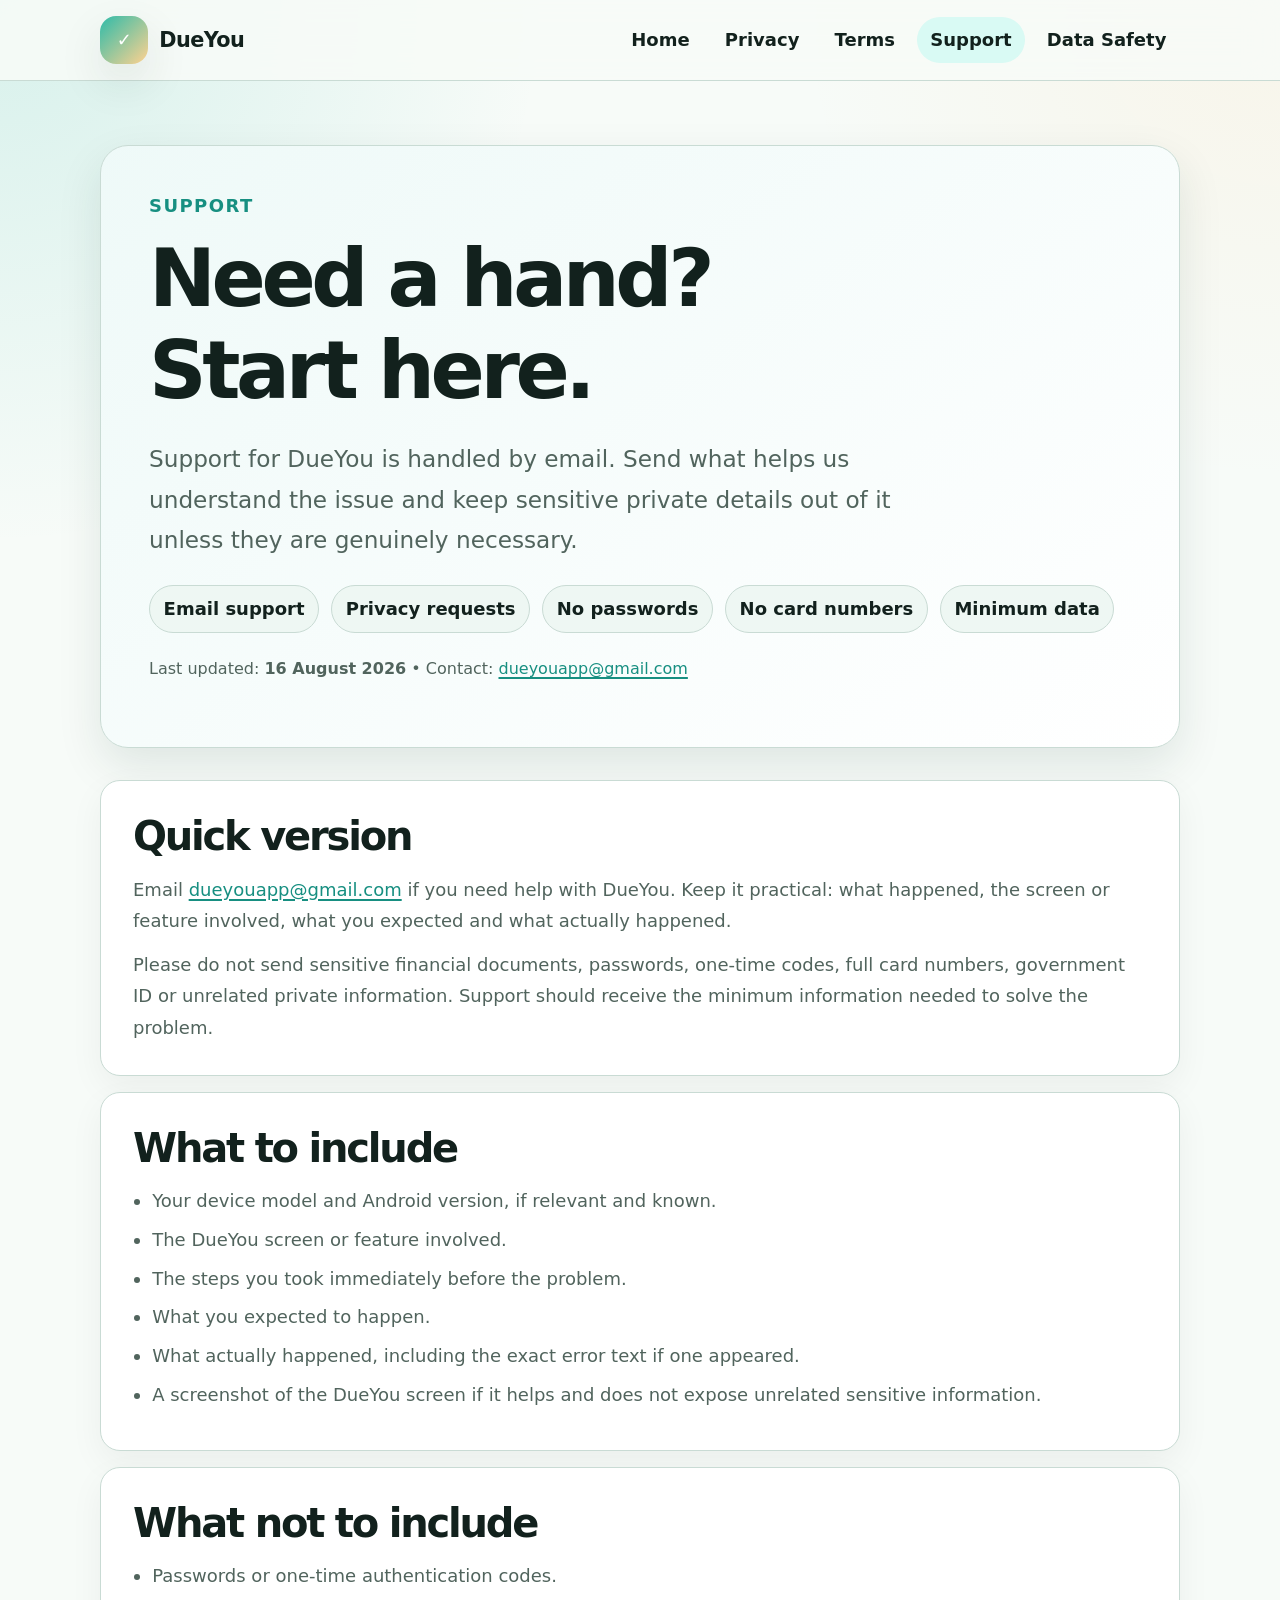
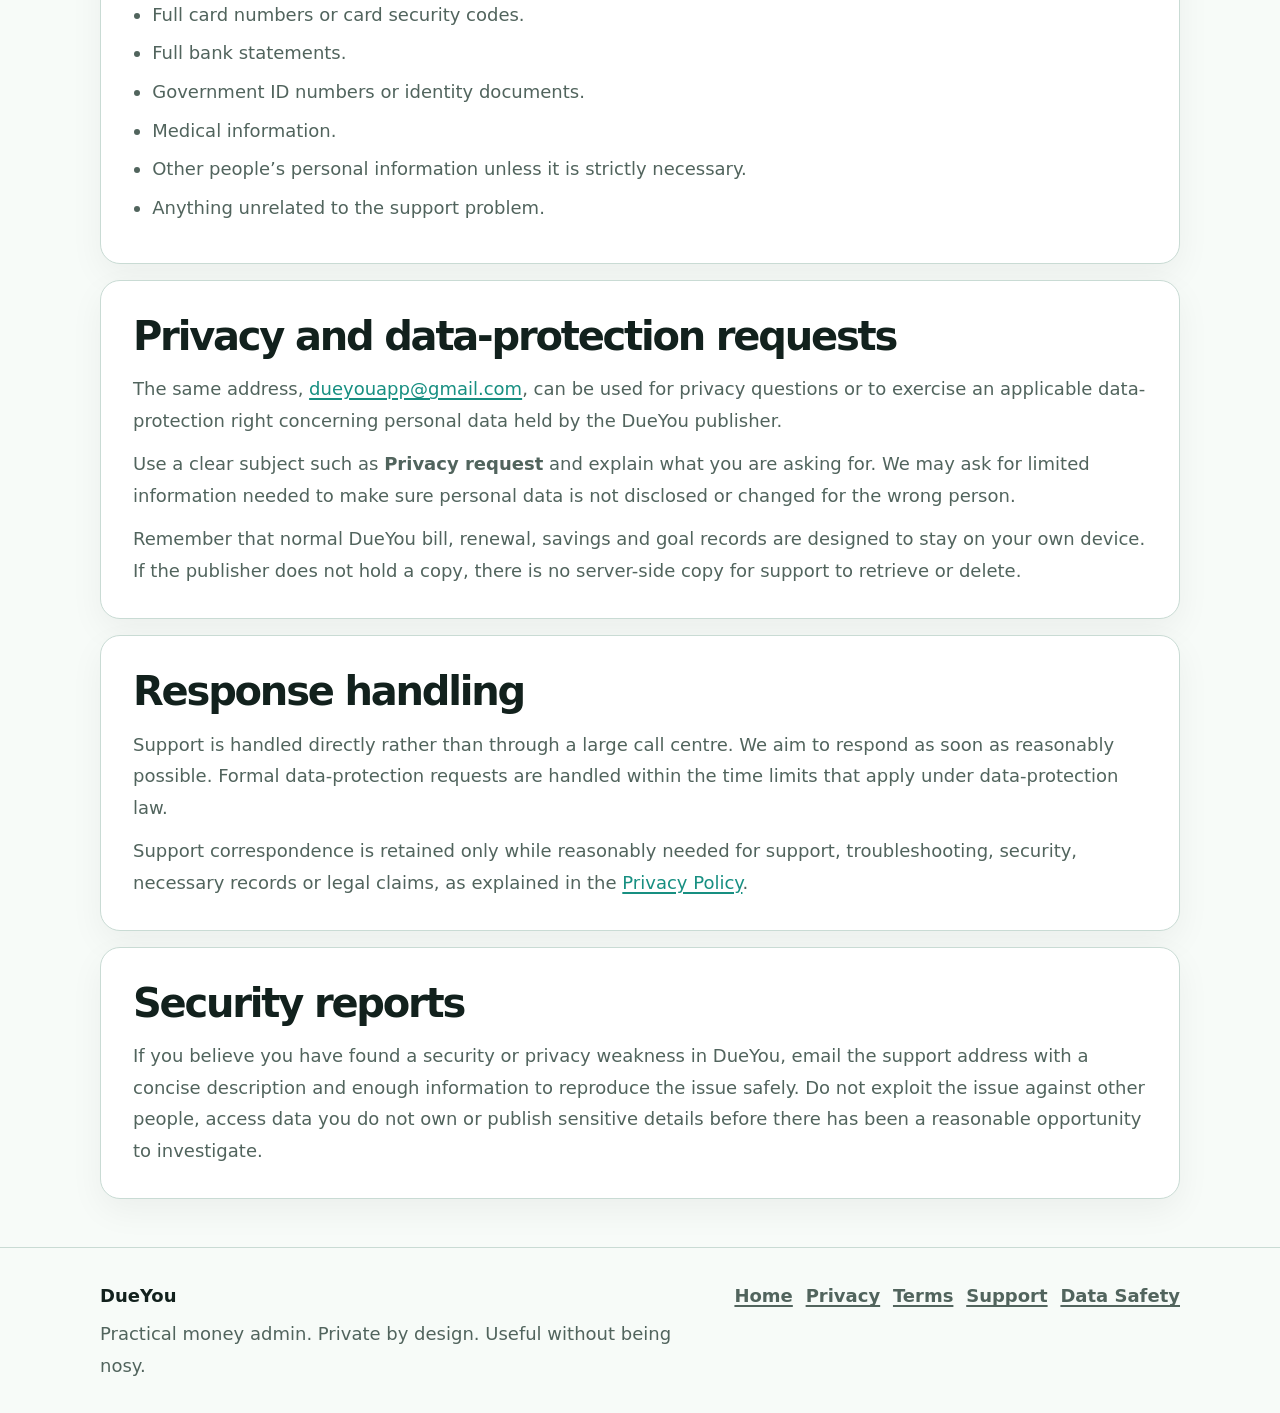
<file: support.html>
<!doctype html>
<html lang="en-IE">
<head>
  <meta charset="utf-8">
  <meta name="viewport" content="width=device-width, initial-scale=1">
  <meta name="color-scheme" content="light dark">
  <meta name="referrer" content="strict-origin-when-cross-origin">
  <title>Support | DueYou</title>
  <meta name="description" content="Support and privacy-contact information for DueYou: Bills & Renewals, including what to send, what not to send, and how to make a data-protection request.">
  <link rel="canonical" href="https://dueyouapp.github.io/dueyou-legal/support.html">
  <link rel="stylesheet" href="styles.css">
</head>
<body>
  <a class="skip-link" href="#main">Skip to content</a>

  <header class="site-header">
    <div class="shell header-inner">
      <a class="brand" href="index.html" aria-label="DueYou home">
        <span class="brand-mark" aria-hidden="true">✓</span>
        <span class="brand-text">DueYou</span>
      </a>
      <nav class="site-nav" aria-label="Main navigation">
        <a class="nav-link" href="index.html">Home</a>
        <a class="nav-link" href="privacy.html">Privacy</a>
        <a class="nav-link" href="terms.html">Terms</a>
        <a class="nav-link active" href="support.html" aria-current="page">Support</a>
        <a class="nav-link" href="data-safety.html">Data Safety</a>
      </nav>
    </div>
  </header>

  <main id="main" class="shell">
    <section class="hero">
      <p class="kicker">Support</p>
      <h1>Need a hand? Start here.</h1>
      <p class="lead">Support for DueYou is handled by email. Send what helps us understand the issue and keep sensitive private details out of it unless they are genuinely necessary.</p>
      <div class="badges" aria-label="Key points">
        <span class="badge">Email support</span>
        <span class="badge">Privacy requests</span>
        <span class="badge">No passwords</span>
        <span class="badge">No card numbers</span>
        <span class="badge">Minimum data</span>
      </div>
      <p class="meta">Last updated: <strong>16 August 2026</strong> <span aria-hidden="true">•</span> Contact: <a href="mailto:dueyouapp@gmail.com">dueyouapp@gmail.com</a></p>
    </section>

    <section class="panel">
      <h2>Quick version</h2>
      <p>Email <a href="mailto:dueyouapp@gmail.com">dueyouapp@gmail.com</a> if you need help with DueYou. Keep it practical: what happened, the screen or feature involved, what you expected and what actually happened.</p>
      <p>Please do not send sensitive financial documents, passwords, one-time codes, full card numbers, government ID or unrelated private information. Support should receive the minimum information needed to solve the problem.</p>
    </section>

    <section class="panel">
      <h2>What to include</h2>
      <ul class="check-list">
        <li>Your device model and Android version, if relevant and known.</li>
        <li>The DueYou screen or feature involved.</li>
        <li>The steps you took immediately before the problem.</li>
        <li>What you expected to happen.</li>
        <li>What actually happened, including the exact error text if one appeared.</li>
        <li>A screenshot of the DueYou screen if it helps and does not expose unrelated sensitive information.</li>
      </ul>
    </section>

    <section class="panel">
      <h2>What not to include</h2>
      <ul class="check-list">
        <li>Passwords or one-time authentication codes.</li>
        <li>Full card numbers or card security codes.</li>
        <li>Full bank statements.</li>
        <li>Government ID numbers or identity documents.</li>
        <li>Medical information.</li>
        <li>Other people’s personal information unless it is strictly necessary.</li>
        <li>Anything unrelated to the support problem.</li>
      </ul>
    </section>

    <section class="panel">
      <h2>Privacy and data-protection requests</h2>
      <p>The same address, <a href="mailto:dueyouapp@gmail.com">dueyouapp@gmail.com</a>, can be used for privacy questions or to exercise an applicable data-protection right concerning personal data held by the DueYou publisher.</p>
      <p>Use a clear subject such as <strong>Privacy request</strong> and explain what you are asking for. We may ask for limited information needed to make sure personal data is not disclosed or changed for the wrong person.</p>
      <p>Remember that normal DueYou bill, renewal, savings and goal records are designed to stay on your own device. If the publisher does not hold a copy, there is no server-side copy for support to retrieve or delete.</p>
    </section>

    <section class="panel">
      <h2>Response handling</h2>
      <p>Support is handled directly rather than through a large call centre. We aim to respond as soon as reasonably possible. Formal data-protection requests are handled within the time limits that apply under data-protection law.</p>
      <p>Support correspondence is retained only while reasonably needed for support, troubleshooting, security, necessary records or legal claims, as explained in the <a href="privacy.html">Privacy Policy</a>.</p>
    </section>

    <section class="panel">
      <h2>Security reports</h2>
      <p>If you believe you have found a security or privacy weakness in DueYou, email the support address with a concise description and enough information to reproduce the issue safely. Do not exploit the issue against other people, access data you do not own or publish sensitive details before there has been a reasonable opportunity to investigate.</p>
    </section>

  </main>

  <footer class="site-footer">
    <div class="shell footer-grid">
      <div>
        <strong>DueYou</strong>
        <p>Practical money admin. Private by design. Useful without being nosy.</p>
      </div>
      <div class="footer-links">
        <a href="index.html">Home</a><a href="privacy.html">Privacy</a><a href="terms.html">Terms</a><a href="support.html">Support</a><a href="data-safety.html">Data Safety</a>
      </div>
    </div>
  </footer>
</body>
</html>
</file>
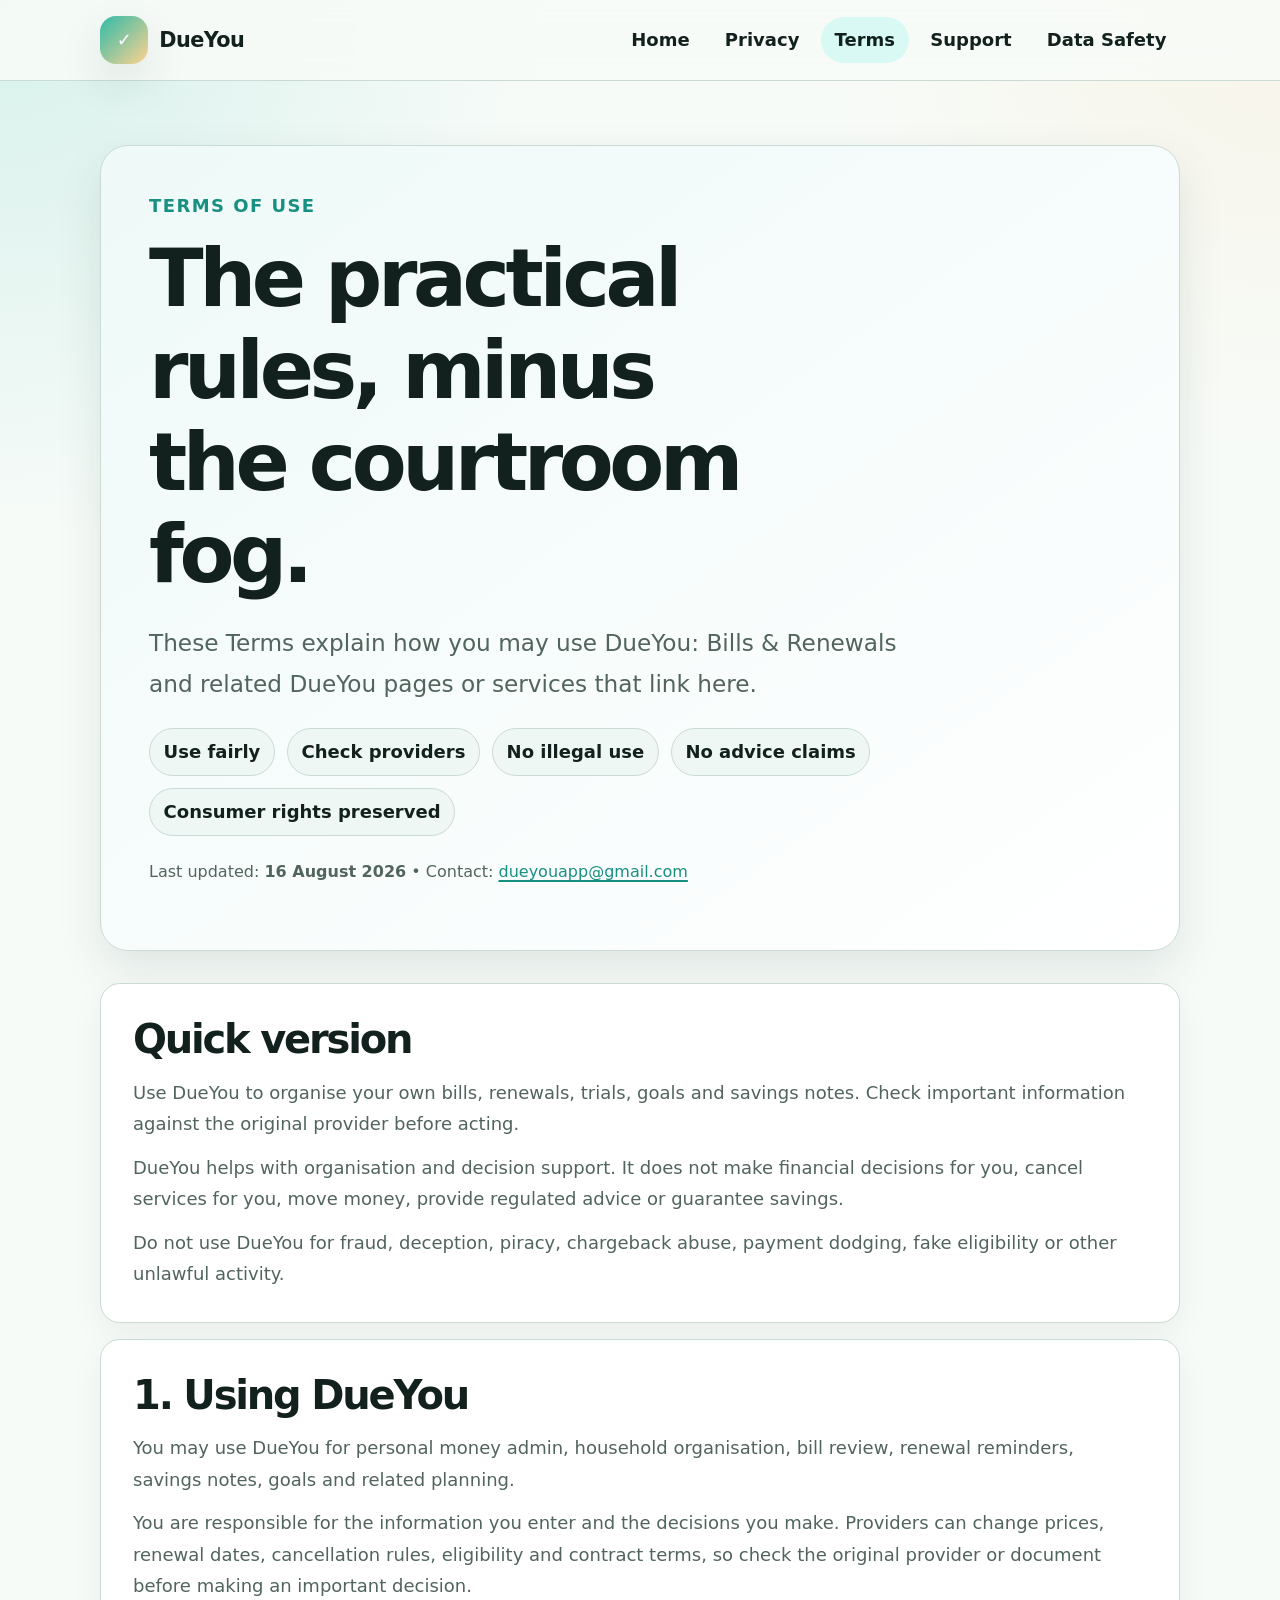
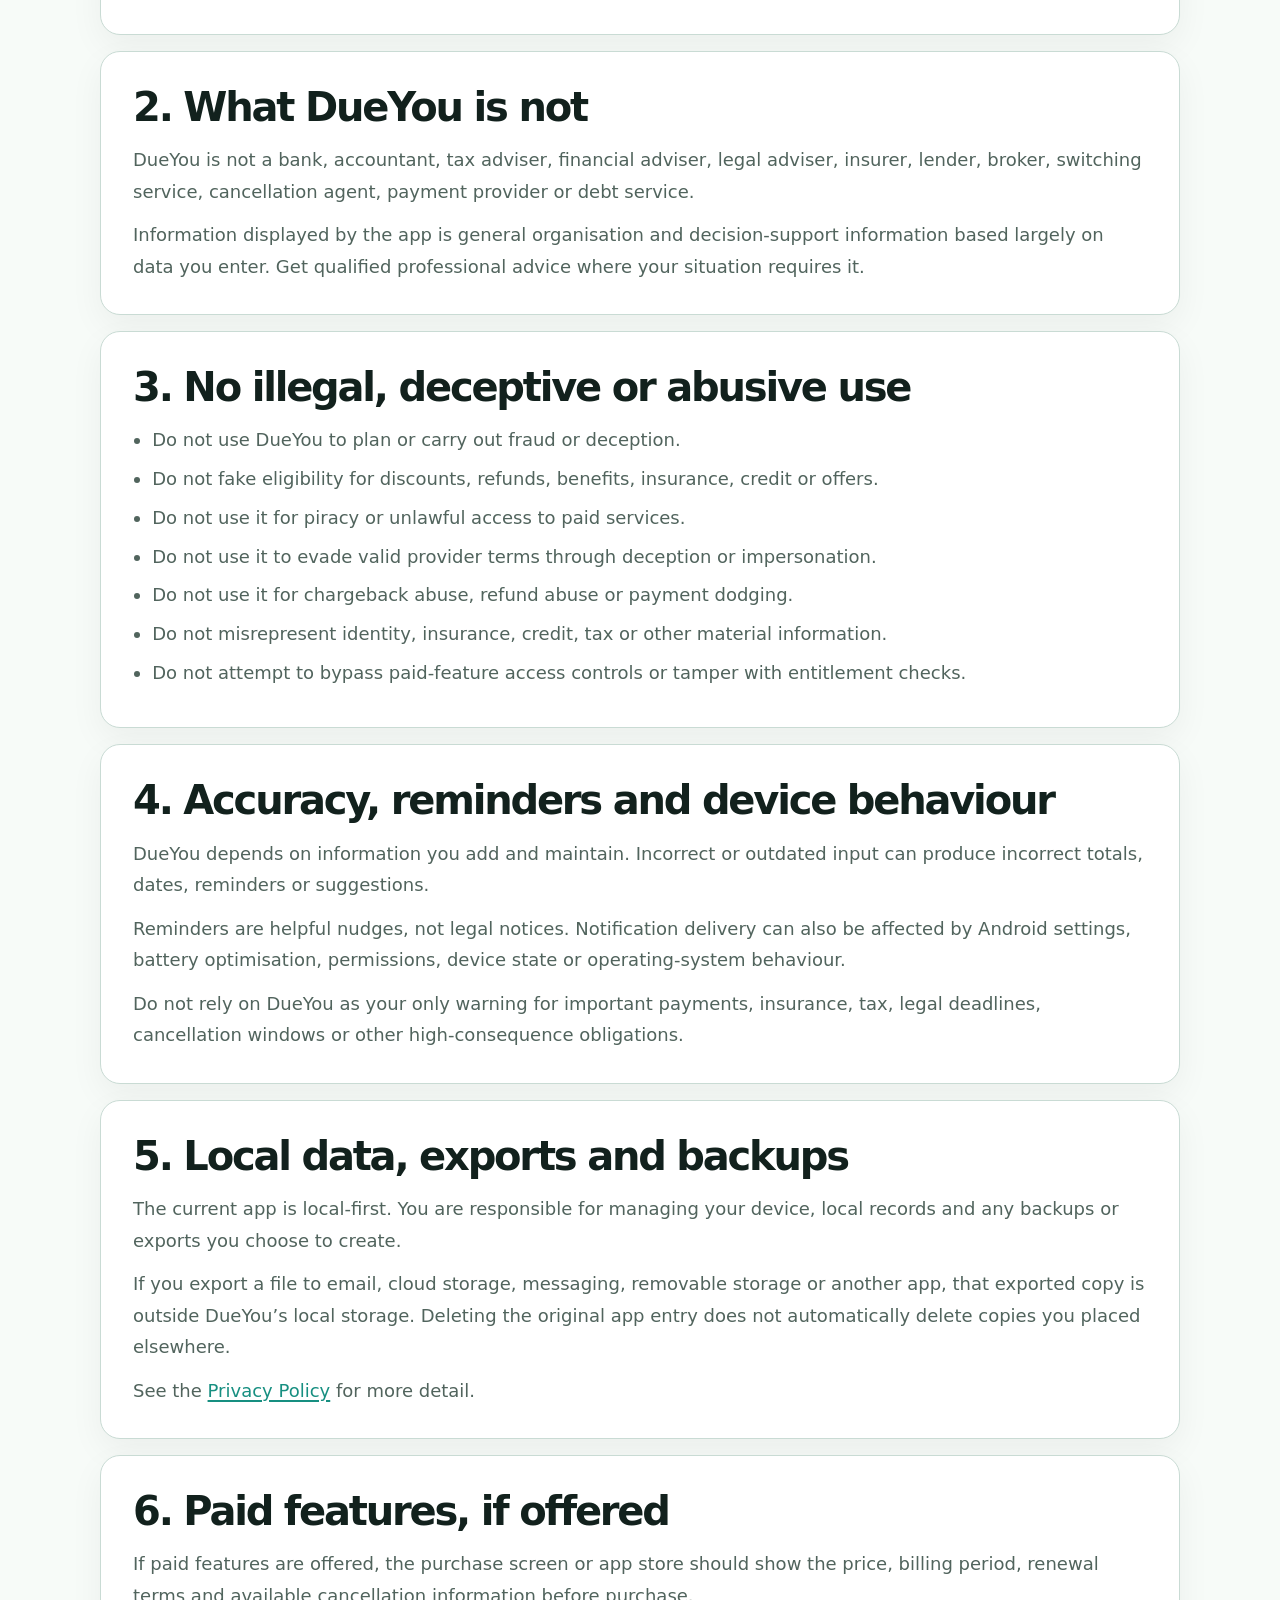
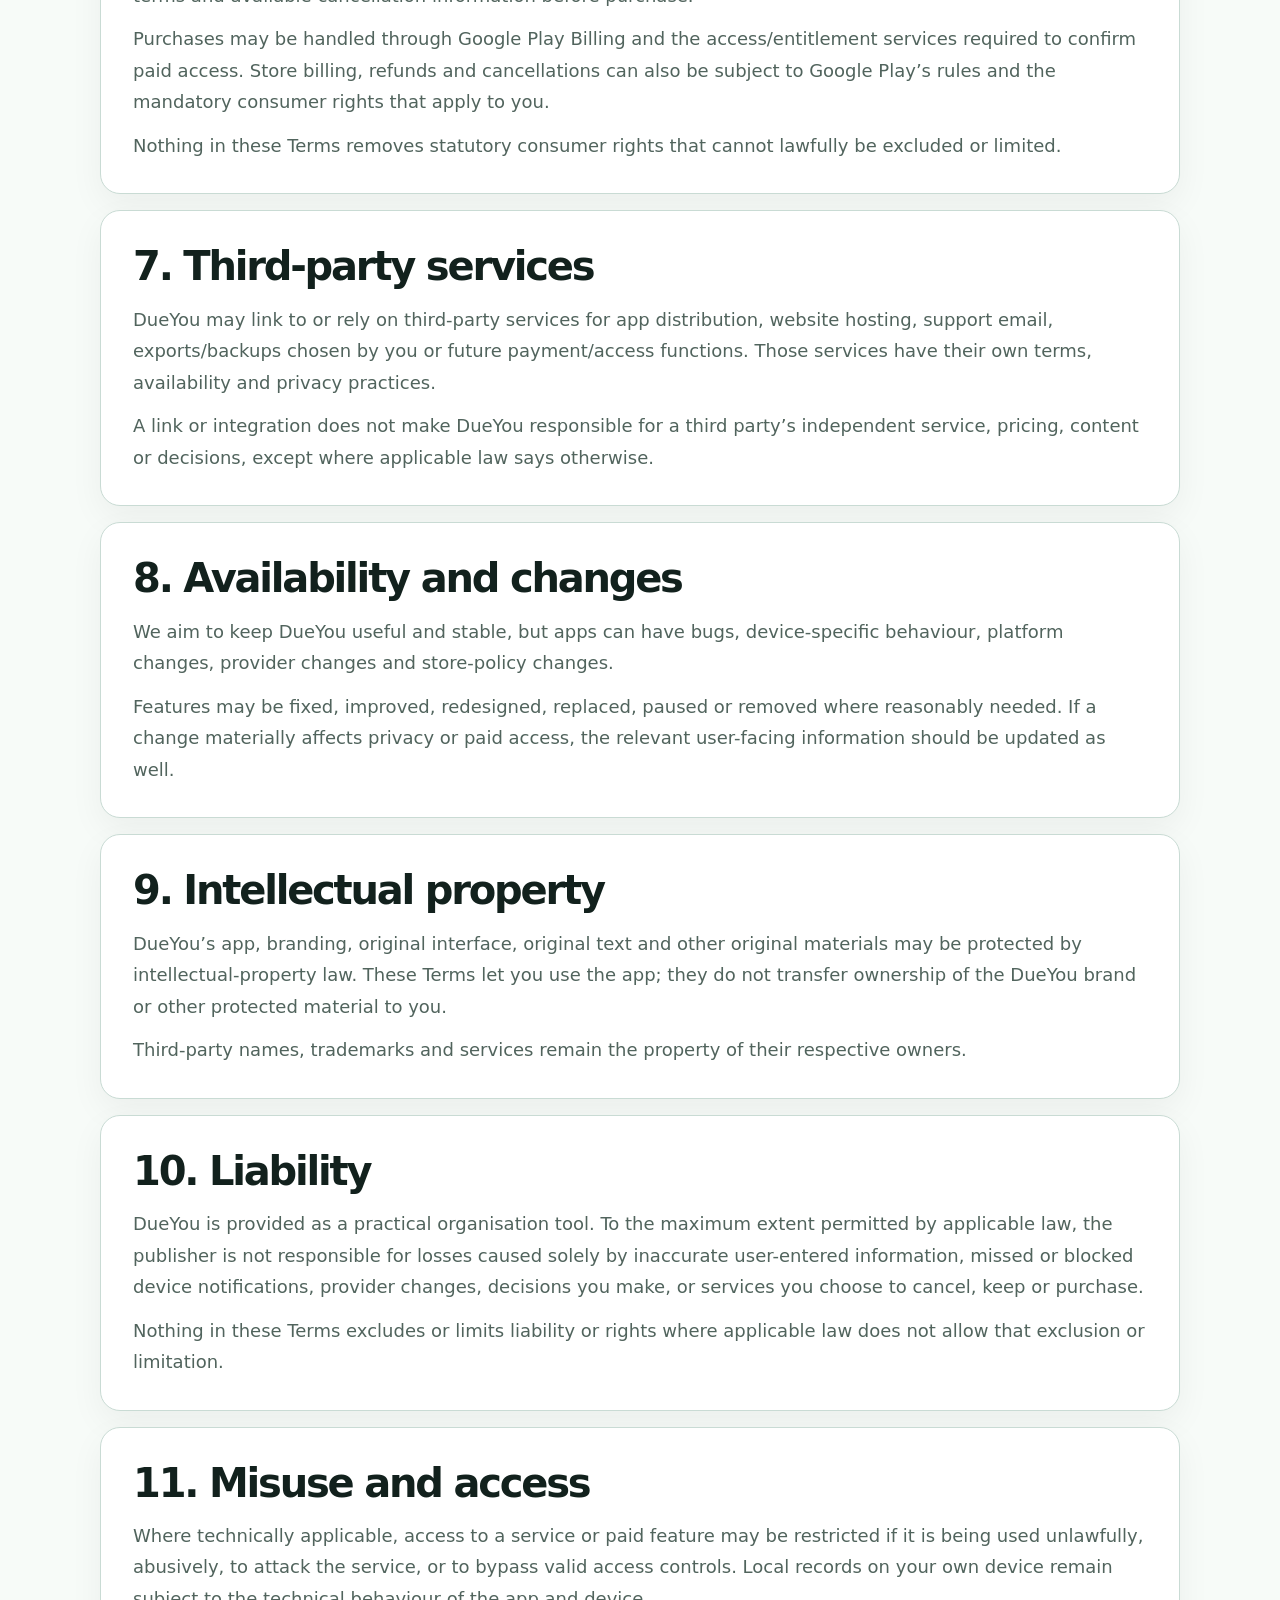
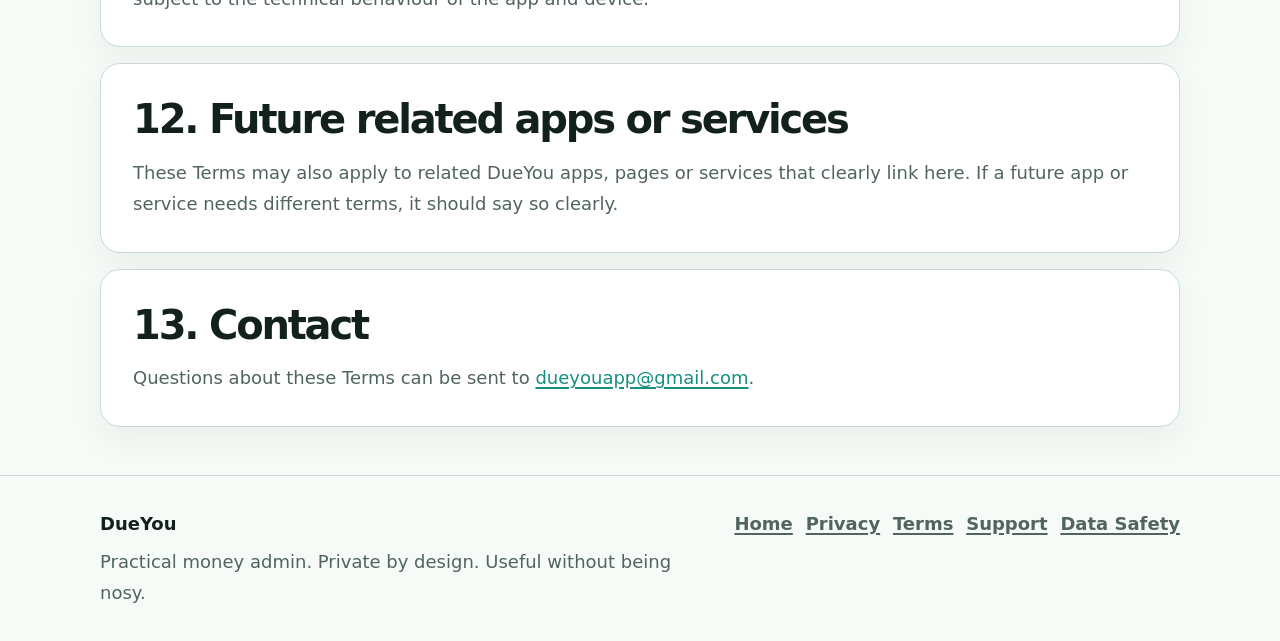
<file: terms.html>
<!doctype html>
<html lang="en-IE">
<head>
  <meta charset="utf-8">
  <meta name="viewport" content="width=device-width, initial-scale=1">
  <meta name="color-scheme" content="light dark">
  <meta name="referrer" content="strict-origin-when-cross-origin">
  <title>Terms of Use | DueYou</title>
  <meta name="description" content="Terms of Use for DueYou: Bills & Renewals, including permitted use, accuracy, reminders, paid features, third-party services and consumer rights.">
  <link rel="canonical" href="https://dueyouapp.github.io/dueyou-legal/terms.html">
  <link rel="stylesheet" href="styles.css">
</head>
<body>
  <a class="skip-link" href="#main">Skip to content</a>

  <header class="site-header">
    <div class="shell header-inner">
      <a class="brand" href="index.html" aria-label="DueYou home">
        <span class="brand-mark" aria-hidden="true">✓</span>
        <span class="brand-text">DueYou</span>
      </a>
      <nav class="site-nav" aria-label="Main navigation">
        <a class="nav-link" href="index.html">Home</a>
        <a class="nav-link" href="privacy.html">Privacy</a>
        <a class="nav-link active" href="terms.html" aria-current="page">Terms</a>
        <a class="nav-link" href="support.html">Support</a>
        <a class="nav-link" href="data-safety.html">Data Safety</a>
      </nav>
    </div>
  </header>

  <main id="main" class="shell">
    <section class="hero">
      <p class="kicker">Terms of Use</p>
      <h1>The practical rules, minus the courtroom fog.</h1>
      <p class="lead">These Terms explain how you may use DueYou: Bills & Renewals and related DueYou pages or services that link here.</p>
      <div class="badges" aria-label="Key points">
        <span class="badge">Use fairly</span>
        <span class="badge">Check providers</span>
        <span class="badge">No illegal use</span>
        <span class="badge">No advice claims</span>
        <span class="badge">Consumer rights preserved</span>
      </div>
      <p class="meta">Last updated: <strong>16 August 2026</strong> <span aria-hidden="true">•</span> Contact: <a href="mailto:dueyouapp@gmail.com">dueyouapp@gmail.com</a></p>
    </section>

    <section class="panel">
      <h2>Quick version</h2>
      <p>Use DueYou to organise your own bills, renewals, trials, goals and savings notes. Check important information against the original provider before acting.</p>
      <p>DueYou helps with organisation and decision support. It does not make financial decisions for you, cancel services for you, move money, provide regulated advice or guarantee savings.</p>
      <p>Do not use DueYou for fraud, deception, piracy, chargeback abuse, payment dodging, fake eligibility or other unlawful activity.</p>
    </section>

    <section class="panel">
      <h2>1. Using DueYou</h2>
      <p>You may use DueYou for personal money admin, household organisation, bill review, renewal reminders, savings notes, goals and related planning.</p>
      <p>You are responsible for the information you enter and the decisions you make. Providers can change prices, renewal dates, cancellation rules, eligibility and contract terms, so check the original provider or document before making an important decision.</p>
    </section>

    <section class="panel">
      <h2>2. What DueYou is not</h2>
      <p>DueYou is not a bank, accountant, tax adviser, financial adviser, legal adviser, insurer, lender, broker, switching service, cancellation agent, payment provider or debt service.</p>
      <p>Information displayed by the app is general organisation and decision-support information based largely on data you enter. Get qualified professional advice where your situation requires it.</p>
    </section>

    <section class="panel">
      <h2>3. No illegal, deceptive or abusive use</h2>
      <ul class="check-list">
        <li>Do not use DueYou to plan or carry out fraud or deception.</li>
        <li>Do not fake eligibility for discounts, refunds, benefits, insurance, credit or offers.</li>
        <li>Do not use it for piracy or unlawful access to paid services.</li>
        <li>Do not use it to evade valid provider terms through deception or impersonation.</li>
        <li>Do not use it for chargeback abuse, refund abuse or payment dodging.</li>
        <li>Do not misrepresent identity, insurance, credit, tax or other material information.</li>
        <li>Do not attempt to bypass paid-feature access controls or tamper with entitlement checks.</li>
      </ul>
    </section>

    <section class="panel">
      <h2>4. Accuracy, reminders and device behaviour</h2>
      <p>DueYou depends on information you add and maintain. Incorrect or outdated input can produce incorrect totals, dates, reminders or suggestions.</p>
      <p>Reminders are helpful nudges, not legal notices. Notification delivery can also be affected by Android settings, battery optimisation, permissions, device state or operating-system behaviour.</p>
      <p>Do not rely on DueYou as your only warning for important payments, insurance, tax, legal deadlines, cancellation windows or other high-consequence obligations.</p>
    </section>

    <section class="panel">
      <h2>5. Local data, exports and backups</h2>
      <p>The current app is local-first. You are responsible for managing your device, local records and any backups or exports you choose to create.</p>
      <p>If you export a file to email, cloud storage, messaging, removable storage or another app, that exported copy is outside DueYou’s local storage. Deleting the original app entry does not automatically delete copies you placed elsewhere.</p>
      <p>See the <a href="privacy.html">Privacy Policy</a> for more detail.</p>
    </section>

    <section class="panel">
      <h2>6. Paid features, if offered</h2>
      <p>If paid features are offered, the purchase screen or app store should show the price, billing period, renewal terms and available cancellation information before purchase.</p>
      <p>Purchases may be handled through Google Play Billing and the access/entitlement services required to confirm paid access. Store billing, refunds and cancellations can also be subject to Google Play’s rules and the mandatory consumer rights that apply to you.</p>
      <p>Nothing in these Terms removes statutory consumer rights that cannot lawfully be excluded or limited.</p>
    </section>

    <section class="panel">
      <h2>7. Third-party services</h2>
      <p>DueYou may link to or rely on third-party services for app distribution, website hosting, support email, exports/backups chosen by you or future payment/access functions. Those services have their own terms, availability and privacy practices.</p>
      <p>A link or integration does not make DueYou responsible for a third party’s independent service, pricing, content or decisions, except where applicable law says otherwise.</p>
    </section>

    <section class="panel">
      <h2>8. Availability and changes</h2>
      <p>We aim to keep DueYou useful and stable, but apps can have bugs, device-specific behaviour, platform changes, provider changes and store-policy changes.</p>
      <p>Features may be fixed, improved, redesigned, replaced, paused or removed where reasonably needed. If a change materially affects privacy or paid access, the relevant user-facing information should be updated as well.</p>
    </section>

    <section class="panel">
      <h2>9. Intellectual property</h2>
      <p>DueYou’s app, branding, original interface, original text and other original materials may be protected by intellectual-property law. These Terms let you use the app; they do not transfer ownership of the DueYou brand or other protected material to you.</p>
      <p>Third-party names, trademarks and services remain the property of their respective owners.</p>
    </section>

    <section class="panel">
      <h2>10. Liability</h2>
      <p>DueYou is provided as a practical organisation tool. To the maximum extent permitted by applicable law, the publisher is not responsible for losses caused solely by inaccurate user-entered information, missed or blocked device notifications, provider changes, decisions you make, or services you choose to cancel, keep or purchase.</p>
      <p>Nothing in these Terms excludes or limits liability or rights where applicable law does not allow that exclusion or limitation.</p>
    </section>

    <section class="panel">
      <h2>11. Misuse and access</h2>
      <p>Where technically applicable, access to a service or paid feature may be restricted if it is being used unlawfully, abusively, to attack the service, or to bypass valid access controls. Local records on your own device remain subject to the technical behaviour of the app and device.</p>
    </section>

    <section class="panel">
      <h2>12. Future related apps or services</h2>
      <p>These Terms may also apply to related DueYou apps, pages or services that clearly link here. If a future app or service needs different terms, it should say so clearly.</p>
    </section>

    <section class="panel">
      <h2>13. Contact</h2>
      <p>Questions about these Terms can be sent to <a href="mailto:dueyouapp@gmail.com">dueyouapp@gmail.com</a>.</p>
    </section>

  </main>

  <footer class="site-footer">
    <div class="shell footer-grid">
      <div>
        <strong>DueYou</strong>
        <p>Practical money admin. Private by design. Useful without being nosy.</p>
      </div>
      <div class="footer-links">
        <a href="index.html">Home</a><a href="privacy.html">Privacy</a><a href="terms.html">Terms</a><a href="support.html">Support</a><a href="data-safety.html">Data Safety</a>
      </div>
    </div>
  </footer>
</body>
</html>
</file>
<file: styles.css>
:root {
  color-scheme: light dark;
  --bg: #f7fbf8;
  --bg-soft: #eef7f3;
  --card: #ffffff;
  --card-strong: #ffffff;
  --text: #12211d;
  --muted: #51645d;
  --line: #c9dbd4;
  --brand: #2fbba9;
  --brand-strong: #178f81;
  --brand-soft: #d9faf4;
  --cream: #fff8ec;
  --shadow: 0 18px 45px rgba(12, 50, 44, 0.10);
  --radius-lg: 28px;
  --radius-md: 20px;
  --radius-sm: 999px;
  --max: 1080px;
}

@media (prefers-color-scheme: dark) {
  :root {
    --bg: #071210;
    --bg-soft: #0d1d1a;
    --card: #0f211d;
    --card-strong: #102a25;
    --text: #f7f3ea;
    --muted: #bfd0ca;
    --line: #27423c;
    --brand: #67e6d3;
    --brand-strong: #8af5e3;
    --brand-soft: #143a35;
    --cream: #211e17;
    --shadow: 0 22px 55px rgba(0, 0, 0, 0.38);
  }
}

@media (prefers-contrast: more) {
  :root {
    --line: #60746d;
    --muted: #263630;
  }
  @media (prefers-color-scheme: dark) {
    :root {
      --line: #93aaa2;
      --muted: #e2eee9;
    }
  }
}

* {
  box-sizing: border-box;
}

html {
  min-height: 100%;
  scroll-behavior: smooth;
  -webkit-text-size-adjust: 100%;
}

body {
  min-height: 100%;
  margin: 0;
  font-family: Inter, ui-sans-serif, system-ui, -apple-system, BlinkMacSystemFont, "Segoe UI", Roboto, Arial, sans-serif;
  font-size: 18px;
  line-height: 1.75;
  background:
    radial-gradient(circle at top left, rgba(47, 187, 169, 0.16), transparent 34rem),
    radial-gradient(circle at top right, rgba(255, 189, 105, 0.10), transparent 30rem),
    var(--bg);
  color: var(--text);
}

a {
  color: var(--brand-strong);
  text-decoration-thickness: 0.12em;
  text-underline-offset: 0.18em;
}

a:hover,
a:focus-visible {
  text-decoration-thickness: 0.18em;
}

.skip-link {
  position: absolute;
  left: 1rem;
  top: 0.5rem;
  transform: translateY(-160%);
  background: var(--card);
  color: var(--text);
  padding: 0.7rem 1rem;
  border: 2px solid var(--brand);
  border-radius: 12px;
  z-index: 1000;
}

.skip-link:focus {
  transform: translateY(0);
}

.shell {
  width: min(var(--max), calc(100% - 2rem));
  margin-inline: auto;
}

.site-header {
  position: sticky;
  top: 0;
  z-index: 10;
  background: color-mix(in srgb, var(--bg) 88%, transparent);
  backdrop-filter: blur(16px);
  border-bottom: 1px solid var(--line);
}

.header-inner {
  display: grid;
  grid-template-columns: auto 1fr;
  align-items: center;
  gap: 1.2rem;
  padding: 1rem 0;
}

.brand {
  display: inline-flex;
  align-items: center;
  gap: 0.7rem;
  color: var(--text);
  text-decoration: none;
  font-weight: 800;
  letter-spacing: -0.03em;
  min-width: max-content;
}

.brand-mark {
  display: inline-grid;
  place-items: center;
  width: 3rem;
  height: 3rem;
  border-radius: 1rem;
  color: white;
  background:
    linear-gradient(135deg, var(--brand), #ffd28f);
  box-shadow: var(--shadow);
  font-weight: 900;
}

.brand-text {
  font-size: 1.3rem;
}

.site-nav {
  display: flex;
  justify-content: flex-end;
  gap: 0.5rem;
  flex-wrap: wrap;
}

.nav-link {
  display: inline-flex;
  align-items: center;
  min-height: 44px;
  padding: 0.45rem 0.85rem;
  border-radius: var(--radius-sm);
  color: var(--text);
  text-decoration: none;
  font-weight: 700;
}

.nav-link:hover,
.nav-link:focus-visible,
.nav-link.active {
  background: var(--brand-soft);
  color: var(--text);
  outline: none;
}

.hero {
  margin: 4rem 0 2rem;
  padding: clamp(1.4rem, 4vw, 3rem);
  border: 1px solid var(--line);
  border-radius: var(--radius-lg);
  background:
    linear-gradient(145deg, color-mix(in srgb, var(--card-strong) 92%, var(--brand) 8%), var(--card));
  box-shadow: var(--shadow);
}

.kicker {
  margin: 0 0 0.9rem;
  color: var(--brand-strong);
  font-weight: 900;
  letter-spacing: 0.08em;
  text-transform: uppercase;
  line-height: 1.35;
}

h1,
h2,
h3 {
  line-height: 1.15;
  letter-spacing: -0.055em;
  margin: 0;
}

h1 {
  font-size: clamp(2.35rem, 8vw, 5rem);
  max-width: 11ch;
}

.lead {
  max-width: 760px;
  margin: 1.4rem 0 0;
  font-size: clamp(1.1rem, 2.2vw, 1.45rem);
  color: var(--muted);
}

.meta {
  margin-top: 1.4rem;
  color: var(--muted);
  font-size: 1rem;
}

.badges {
  display: flex;
  flex-wrap: wrap;
  gap: 0.75rem;
  margin-top: 1.5rem;
}

.badge {
  display: inline-flex;
  align-items: center;
  min-height: 42px;
  padding: 0.45rem 0.85rem;
  border: 1px solid var(--line);
  border-radius: var(--radius-sm);
  background: var(--bg-soft);
  font-weight: 750;
}

.section-grid {
  display: grid;
  grid-template-columns: repeat(3, minmax(0, 1fr));
  gap: 1rem;
  margin: 1rem 0;
}

.card,
.panel {
  border: 1px solid var(--line);
  border-radius: var(--radius-md);
  background: var(--card);
  box-shadow: 0 12px 34px rgba(0, 0, 0, 0.05);
}

.card {
  padding: 1.25rem;
  display: grid;
  grid-template-columns: auto 1fr;
  gap: 1rem;
}

.card-icon {
  display: grid;
  place-items: center;
  width: 2.3rem;
  height: 2.3rem;
  border-radius: 0.8rem;
  background: var(--brand-soft);
  color: var(--brand-strong);
  font-weight: 900;
}

.card h3 {
  font-size: 1.25rem;
  margin-bottom: 0.45rem;
}

.card p,
.panel p,
li {
  color: var(--muted);
}

.card p,
.panel p {
  margin: 0.75rem 0 0;
}

.panel {
  margin: 1rem 0;
  padding: clamp(1.2rem, 3vw, 2rem);
}

.panel h2 {
  font-size: clamp(1.6rem, 4vw, 2.5rem);
  margin-bottom: 0.9rem;
}

.check-list {
  padding-left: 1.2rem;
  margin: 0.8rem 0 0;
}

.check-list li {
  margin: 0.45rem 0;
}

.action-row {
  display: flex;
  flex-wrap: wrap;
  gap: 0.75rem;
  margin-top: 1.4rem;
}

.button {
  display: inline-flex;
  align-items: center;
  justify-content: center;
  min-height: 48px;
  padding: 0.7rem 1.1rem;
  border-radius: var(--radius-sm);
  font-weight: 850;
  text-decoration: none;
  border: 1px solid var(--line);
}

.button.primary {
  background: var(--brand);
  color: #06211d;
  border-color: transparent;
}

.button.secondary {
  background: var(--bg-soft);
  color: var(--text);
}

.table-wrap {
  overflow-x: auto;
  margin-top: 1rem;
  border: 1px solid var(--line);
  border-radius: 16px;
}

table {
  width: 100%;
  border-collapse: collapse;
  min-width: 600px;
  background: var(--card);
}

th,
td {
  text-align: left;
  vertical-align: top;
  padding: 0.95rem;
  border-bottom: 1px solid var(--line);
}

tr:last-child th,
tr:last-child td {
  border-bottom: 0;
}

th {
  width: 34%;
  color: var(--text);
}

td {
  color: var(--muted);
}

.site-footer {
  margin-top: 3rem;
  padding: 2rem 0;
  border-top: 1px solid var(--line);
}

.footer-grid {
  display: grid;
  grid-template-columns: 1fr auto;
  gap: 1rem;
  align-items: start;
}

.site-footer p {
  margin: 0.4rem 0 0;
  color: var(--muted);
}

.footer-links {
  display: flex;
  gap: 0.8rem;
  flex-wrap: wrap;
  justify-content: flex-end;
}

.footer-links a {
  color: var(--muted);
  font-weight: 700;
}

@media (max-width: 820px) {
  body {
    font-size: 17px;
  }

  .header-inner {
    grid-template-columns: 1fr;
    gap: 0.8rem;
  }

  .site-nav {
    justify-content: flex-start;
    overflow-x: auto;
    flex-wrap: nowrap;
    padding-bottom: 0.15rem;
    scrollbar-width: thin;
  }

  .nav-link {
    white-space: nowrap;
  }

  .hero {
    margin-top: 1.2rem;
  }

  h1 {
    max-width: 12ch;
  }

  .section-grid {
    grid-template-columns: 1fr;
  }

  .footer-grid {
    grid-template-columns: 1fr;
  }

  .footer-links {
    justify-content: flex-start;
  }
}

@media (max-width: 420px) {
  .shell {
    width: min(100% - 1rem, var(--max));
  }

  body {
    font-size: 16px;
  }

  .hero,
  .panel,
  .card {
    border-radius: 20px;
  }

  .brand-mark {
    width: 2.6rem;
    height: 2.6rem;
  }

  h1 {
    font-size: clamp(2rem, 12vw, 3.2rem);
  }

  .badge {
    width: 100%;
    justify-content: center;
  }

  .button {
    width: 100%;
  }
}

@media print {
  .site-header,
  .site-footer,
  .skip-link,
  .action-row {
    display: none;
  }

  body {
    background: white;
    color: black;
    font-size: 12pt;
  }

  .shell {
    width: 100%;
  }

  .hero,
  .panel,
  .card {
    box-shadow: none;
    border-color: #999;
    break-inside: avoid;
  }

  a {
    color: black;
  }
}
</file>
